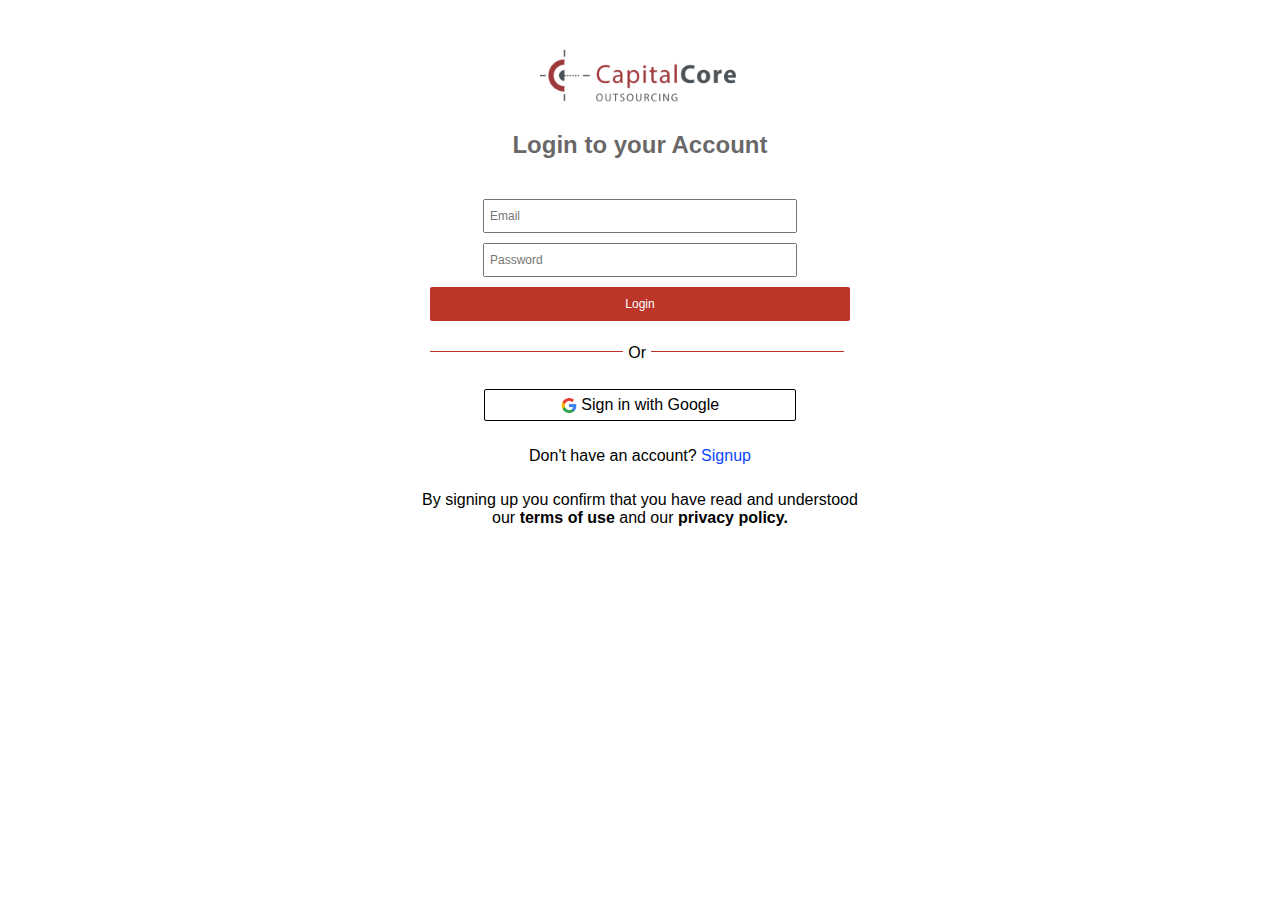
<file: index.html>
<!DOCTYPE html>
<html lang="en">
<head>
    <meta charset="UTF-8">
    <meta name="viewport" content="width=device-width, initial-scale=1.0">
    <title>Document</title>
</head>
<body>
    
</body>
<script type="text/JavaScript">
    function Redirect_user(){
        window.location.replace('./pages/auth/login-page.html')
    } 
    Redirect_user()
</script>
</html>
</file>
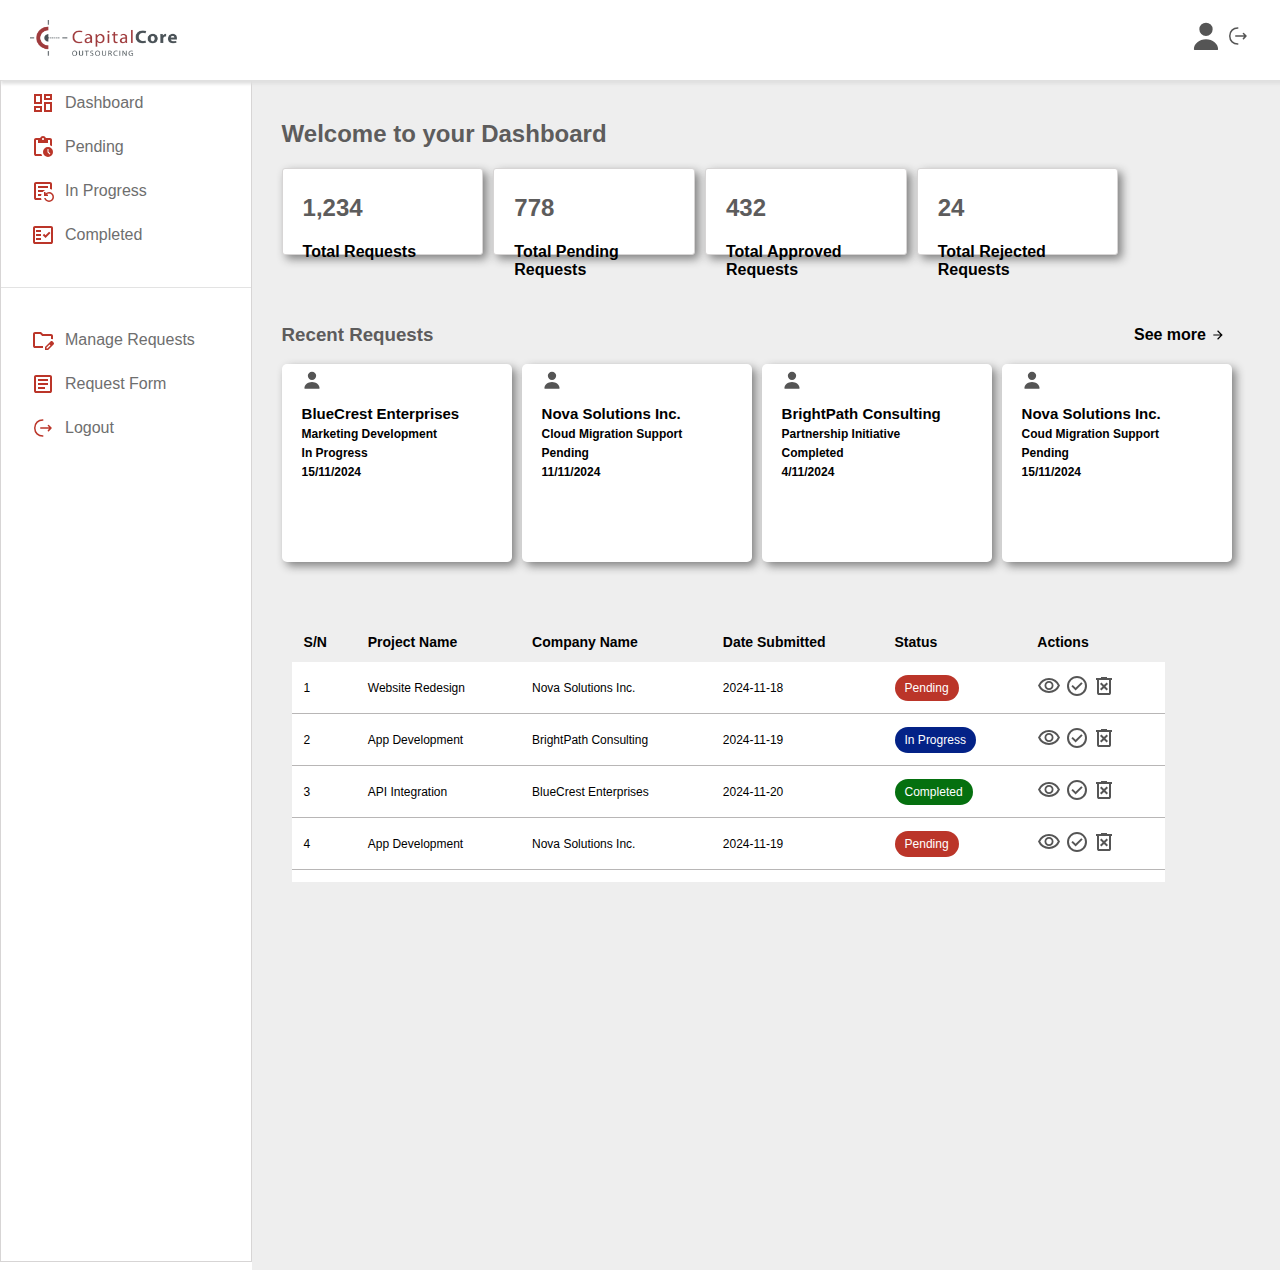
<file: pages/admin_dashboard/admin-dashboard.html>
<!DOCTYPE html>
<html lang="en">
<head>
    <meta charset="UTF-8">
    <meta name="viewport" content="width=device-width, initial-scale=1.0">
    <title>Dashboard</title>
    <link rel="stylesheet" href="../../css/admindashboard-style.css">
    
</head>
<body>
    <div class="container">
        <div class="header">
            <img class="logo" src="../../assets/images/ccol-logo-small3.png" alt="" width="150px" height="40px">
            <div class="icon">
                <svg xmlns="http://www.w3.org/2000/svg" width="32" height="32" viewBox="0 0 24 24" fill="none"><path d="M12 12a5 5 0 1 0 0-10 5 5 0 0 0 0 10ZM12 14.5c-5.01 0-9.09 3.36-9.09 7.5 0 .28.22.5.5.5h17.18c.28 0 .5-.22.5-.5 0-4.14-4.08-7.5-9.09-7.5Z" fill="#555555"></path></svg>

                <svg xmlns="http://www.w3.org/2000/svg" width="24" height="32" viewBox="0 0 24 24" fill="none"><path stroke="#555555" stroke-linecap="round" stroke-linejoin="round" stroke-miterlimit="10" stroke-width="1.5" d="M17.44 14.62L20 12.06 17.44 9.5M9.76 12.06h10.17M11.76 20c-4.42 0-8-3-8-8s3.58-8 8-8"></path></svg>
            </div>
        </div>

        <div class="content-container">
            <div class="sidebar">
               <div class="">
                <a href="../../pages/admin_dashboard/admin-dashboard.html" class="dashboard"><svg xmlns="http://www.w3.org/2000/svg" height="24px" viewBox="0 -960 960 960" width="24px" fill="#BB3529"><path d="M520-600v-240h320v240H520ZM120-440v-400h320v400H120Zm400 320v-400h320v400H520Zm-400 0v-240h320v240H120Zm80-400h160v-240H200v240Zm400 320h160v-240H600v240Zm0-480h160v-80H600v80ZM200-200h160v-80H200v80Zm160-320Zm240-160Zm0 240ZM360-280Z"/></svg>
                <span>Dashboard</span></a>
               </div> 

               <div class="">
                <a href="../../pages/admin_dashboard/pendingpage.html" class="dashboard"><svg xmlns="http://www.w3.org/2000/svg" height="24px" viewBox="0 -960 960 960" width="24px" fill="#BB3529"><path d="M680-80q-83 0-141.5-58.5T480-280q0-83 58.5-141.5T680-480q83 0 141.5 58.5T880-280q0 83-58.5 141.5T680-80Zm67-105 28-28-75-75v-112h-40v128l87 87Zm-547 65q-33 0-56.5-23.5T120-200v-560q0-33 23.5-56.5T200-840h167q11-35 43-57.5t70-22.5q40 0 71.5 22.5T594-840h166q33 0 56.5 23.5T840-760v250q-18-13-38-22t-42-16v-212h-80v120H280v-120h-80v560h212q7 22 16 42t22 38H200Zm280-640q17 0 28.5-11.5T520-800q0-17-11.5-28.5T480-840q-17 0-28.5 11.5T440-800q0 17 11.5 28.5T480-760Z"/></svg>
                <span>Pending</span></a>
               </div> 

               <div class="">
                <a href="../../pages/admin_dashboard/inprogresspage.html" class="dashboard"><svg xmlns="http://www.w3.org/2000/svg" height="24px" viewBox="0 -960 960 960" width="24px" fill="#BB3529"><path d="M200-200v-560 560Zm80-400h400v-80H280v80Zm0 160h190q20-24 43.5-44.5T565-520H280v80Zm0 160h122q2-21 7.5-41t13.5-39H280v80Zm-80 160q-33 0-56.5-23.5T120-200v-560q0-33 23.5-56.5T200-840h560q33 0 56.5 23.5T840-760v223q-19-8-39-13.5t-41-7.5v-202H200v560h202q2 21 7.5 41t13.5 39H200Zm520 80q-73 0-127.5-45.5T524-200h62q13 44 49.5 72t84.5 28q58 0 99-41t41-99q0-58-41-99t-99-41q-29 0-54 10.5T622-340h58v60H520v-160h60v57q27-26 63-41.5t77-15.5q83 0 141.5 58.5T920-240q0 83-58.5 141.5T720-40Z"/></svg>
                <span>In Progress</span></a>
               </div> 

               <div class="">
                <a href="../../pages/admin_dashboard/completedpage.html" class="dashboard"><svg xmlns="http://www.w3.org/2000/svg" height="24px" viewBox="0 -960 960 960" width="24px" fill="#BB3529"><path d="M160-120q-33 0-56.5-23.5T80-200v-560q0-33 23.5-56.5T160-840h640q33 0 56.5 23.5T880-760v560q0 33-23.5 56.5T800-120H160Zm0-80h640v-560H160v560Zm40-80h200v-80H200v80Zm382-80 198-198-57-57-141 142-57-57-56 57 113 113Zm-382-80h200v-80H200v80Zm0-160h200v-80H200v80Zm-40 400v-560 560Z"/></svg>
                <span>Completed</span></a>
                 
               </div>

               <div class="divider"></div>
               
               <div class="">
                <a href="../../pages/admin_dashboard/allrequest.html" class="dashboard"><svg xmlns="http://www.w3.org/2000/svg" height="24px" viewBox="0 -960 960 960" width="24px" fill="#BB3529"><path d="M160-240v-480 480Zm0 80q-33 0-56.5-23.5T80-240v-480q0-33 23.5-56.5T160-800h240l80 80h320q33 0 56.5 23.5T880-640v132q-19-8-39.5-10.5t-40.5.5v-122H447l-80-80H160v480h324l-4 4v76H160Zm400 80v-123l221-220q9-9 20-13t22-4q12 0 23 4.5t20 13.5l37 37q8 9 12.5 20t4.5 22q0 11-4 22.5T903-300L683-80H560Zm300-263-37-37 37 37ZM620-140h38l121-122-18-19-19-18-122 121v38Zm141-141-19-18 37 37-18-19Z"/></svg>
                <span>Manage Requests</span></a>
               </div> 

               <div class="">
                <a href="../../pages/admin_dashboard/form.html" class="dashboard"><svg xmlns="http://www.w3.org/2000/svg" height="24px" viewBox="0 -960 960 960" width="24px" fill="#BB3529"><path d="M280-280h280v-80H280v80Zm0-160h400v-80H280v80Zm0-160h400v-80H280v80Zm-80 480q-33 0-56.5-23.5T120-200v-560q0-33 23.5-56.5T200-840h560q33 0 56.5 23.5T840-760v560q0 33-23.5 56.5T760-120H200Zm0-80h560v-560H200v560Zm0-560v560-560Z"/></svg>
                    <span>Request Form</span></a>
               </div>

               <div class="logout">
                <a href="../../pages/auth/logout.html" class="dashboard"><svg xmlns="http://www.w3.org/2000/svg" width="24" height="24" viewBox="0 0 24 24" fill="none"><path stroke="#BB3529" stroke-linecap="round" stroke-linejoin="round" stroke-miterlimit="10" stroke-width="1.5" d="M17.44 14.62L20 12.06 17.44 9.5M9.76 12.06h10.17M11.76 20c-4.42 0-8-3-8-8s3.58-8 8-8"></path></svg>
                <span>Logout</span></a>
               </div> 
            </div>

            <div class="content">
                <div class="dashboard-heading">
                    <h2>Welcome to your Dashboard</h2>
                    <div class="request-gallery">
                        <div class="total-request">
                            <h2>1,234</h2>
                            <h4>Total Requests</h4>
                        </div>

                        <div class="total-request">
                            <h2>778</h2>
                            <h4>Total Pending Requests</h4>
                        </div>

                        <div class="total-request">
                            <h2>432</h1>
                            <h4>Total Approved Requests</h4>
                        </div>

                        <div class="total-request">
                            <h2>24</h2>
                            <h4>Total Rejected Requests</h4>
                        </div>
                    </div>
                </div>


                <div class="content2">

                    <div class="content2-heading">
                        <h3>Recent Requests</h3>
                        <a href="allrequest.html" class="see-more">See more <svg xmlns="http://www.w3.org/2000/svg" height="14px" viewBox="0 -960 960 960" width="24px" fill="#000000"><path d="M647-440H160v-80h487L423-744l57-56 320 320-320 320-57-56 224-224Z"/></svg> </a> 
                    </div>

                    <div class="content2-card">
                        <a href="#" class="card-link"> 
                        <div class="card-desc">
                            <svg xmlns="http://www.w3.org/2000/svg" width="20" height="32" viewBox="0 0 24 24" fill="none"><path d="M12 12a5 5 0 1 0 0-10 5 5 0 0 0 0 10ZM12 14.5c-5.01 0-9.09 3.36-9.09 7.5 0 .28.22.5.5.5h17.18c.28 0 .5-.22.5-.5 0-4.14-4.08-7.5-9.09-7.5Z" fill="#555555"></path></svg>
                            <h3>BlueCrest Enterprises</h3>
                            <h5>Marketing Development</h5>
                            <h5>In Progress</h5>
                            <h5>15/11/2024</h5>
                        </div>
                        </a>

                        
                        <a href="#" class="card-link"> 
                        <div class="card-desc">
                            <svg xmlns="http://www.w3.org/2000/svg" width="20" height="32" viewBox="0 0 24 24" fill="none"><path d="M12 12a5 5 0 1 0 0-10 5 5 0 0 0 0 10ZM12 14.5c-5.01 0-9.09 3.36-9.09 7.5 0 .28.22.5.5.5h17.18c.28 0 .5-.22.5-.5 0-4.14-4.08-7.5-9.09-7.5Z" fill="#555555"></path></svg>
                            <h3>Nova Solutions Inc.</h3>
                            <h5>Cloud Migration Support</h5>
                            <h5>Pending</h5>
                            <h5>11/11/2024</h5>
                        </div>
                        </a>

                        <a href="#" class="card-link hide-card"> 
                        <div class="card-desc">
                            <svg xmlns="http://www.w3.org/2000/svg" width="20" height="32" viewBox="0 0 24 24" fill="none"><path d="M12 12a5 5 0 1 0 0-10 5 5 0 0 0 0 10ZM12 14.5c-5.01 0-9.09 3.36-9.09 7.5 0 .28.22.5.5.5h17.18c.28 0 .5-.22.5-.5 0-4.14-4.08-7.5-9.09-7.5Z" fill="#555555"></path></svg>
                            <h3>BrightPath Consulting</h3>
                            <h5>Partnership Initiative</h5>
                            <h5>Completed</h5>
                            <h5>4/11/2024</h5>
                        </div>
                        </a>


                        <a href="#" class="card-link hide-card"> 
                        <div class="card-desc">
                            <svg xmlns="http://www.w3.org/2000/svg" width="20" height="32" viewBox="0 0 24 24" fill="none"><path d="M12 12a5 5 0 1 0 0-10 5 5 0 0 0 0 10ZM12 14.5c-5.01 0-9.09 3.36-9.09 7.5 0 .28.22.5.5.5h17.18c.28 0 .5-.22.5-.5 0-4.14-4.08-7.5-9.09-7.5Z" fill="#555555"></path></svg>
                            <h3>Nova Solutions Inc.</h3>
                            <h5>Coud Migration Support</h5>
                            <h5>Pending</h5>
                            <h5>15/11/2024</h5>
                        </div>
                        </a>

                    </div>
                </div>



                <div class="scroll-container">
                <div class="table-container">
                    <table>
                        <thead>
                            <tr>
                                <th>S/N</th>
                                <th>Project Name</th>
                                <th>Company Name</th>
                                <th>Date Submitted</th>
                                <th>Status</th>
                                <th>Actions</th>
                            </tr>
                        </thead>
                        <tbody>
                            <tr class="line">
                                <td>1</td>
                                <td>Website Redesign</td>
                                <td>Nova Solutions Inc.</td>
                                <td>2024-11-18</td>
                                <td><button class="status pending">Pending</button></td>
                                <td class="actions">
                                    <svg xmlns="http://www.w3.org/2000/svg" height="24px" viewBox="0 -960 960 960" width="24px" fill="#555555" title="View"><path d="M480-320q75 0 127.5-52.5T660-500q0-75-52.5-127.5T480-680q-75 0-127.5 52.5T300-500q0 75 52.5 127.5T480-320Zm0-72q-45 0-76.5-31.5T372-500q0-45 31.5-76.5T480-608q45 0 76.5 31.5T588-500q0 45-31.5 76.5T480-392Zm0 192q-146 0-266-81.5T40-500q54-137 174-218.5T480-800q146 0 266 81.5T920-500q-54 137-174 218.5T480-200Zm0-300Zm0 220q113 0 207.5-59.5T832-500q-50-101-144.5-160.5T480-720q-113 0-207.5 59.5T128-500q50 101 144.5 160.5T480-280Z"/></svg>


                                    <svg xmlns="http://www.w3.org/2000/svg" height="24px" viewBox="0 -960 960 960" width="24px" fill="#555555"><path d="m424-296 282-282-56-56-226 226-114-114-56 56 170 170Zm56 216q-83 0-156-31.5T197-197q-54-54-85.5-127T80-480q0-83 31.5-156T197-763q54-54 127-85.5T480-880q83 0 156 31.5T763-763q54 54 85.5 127T880-480q0 83-31.5 156T763-197q-54 54-127 85.5T480-80Zm0-80q134 0 227-93t93-227q0-134-93-227t-227-93q-134 0-227 93t-93 227q0 134 93 227t227 93Zm0-320Z"/></svg>


                                    <svg xmlns="http://www.w3.org/2000/svg" height="24px" viewBox="0 -960 960 960" width="24px" fill="#555555"><path d="m376-300 104-104 104 104 56-56-104-104 104-104-56-56-104 104-104-104-56 56 104 104-104 104 56 56Zm-96 180q-33 0-56.5-23.5T200-200v-520h-40v-80h200v-40h240v40h200v80h-40v520q0 33-23.5 56.5T680-120H280Zm400-600H280v520h400v-520Zm-400 0v520-520Z"/></svg>
                                </td>
                            </tr>
                            <tr class="line">
                                <td>2</td>
                                <td>App Development</td>
                                <td>BrightPath Consulting</td>
                                <td>2024-11-19</td>
                                <td><button class="status in-progress">In Progress</button></td>
                                <td class="actions">
                                    <svg xmlns="http://www.w3.org/2000/svg" height="24px" viewBox="0 -960 960 960" width="24px" fill="#555555"><path d="M480-320q75 0 127.5-52.5T660-500q0-75-52.5-127.5T480-680q-75 0-127.5 52.5T300-500q0 75 52.5 127.5T480-320Zm0-72q-45 0-76.5-31.5T372-500q0-45 31.5-76.5T480-608q45 0 76.5 31.5T588-500q0 45-31.5 76.5T480-392Zm0 192q-146 0-266-81.5T40-500q54-137 174-218.5T480-800q146 0 266 81.5T920-500q-54 137-174 218.5T480-200Zm0-300Zm0 220q113 0 207.5-59.5T832-500q-50-101-144.5-160.5T480-720q-113 0-207.5 59.5T128-500q50 101 144.5 160.5T480-280Z"/></svg>


                                    <svg xmlns="http://www.w3.org/2000/svg" height="24px" viewBox="0 -960 960 960" width="24px" fill="#555555"><path d="m424-296 282-282-56-56-226 226-114-114-56 56 170 170Zm56 216q-83 0-156-31.5T197-197q-54-54-85.5-127T80-480q0-83 31.5-156T197-763q54-54 127-85.5T480-880q83 0 156 31.5T763-763q54 54 85.5 127T880-480q0 83-31.5 156T763-197q-54 54-127 85.5T480-80Zm0-80q134 0 227-93t93-227q0-134-93-227t-227-93q-134 0-227 93t-93 227q0 134 93 227t227 93Zm0-320Z"/></svg>


                                    <svg xmlns="http://www.w3.org/2000/svg" height="24px" viewBox="0 -960 960 960" width="24px" fill="#555555"><path d="m376-300 104-104 104 104 56-56-104-104 104-104-56-56-104 104-104-104-56 56 104 104-104 104 56 56Zm-96 180q-33 0-56.5-23.5T200-200v-520h-40v-80h200v-40h240v40h200v80h-40v520q0 33-23.5 56.5T680-120H280Zm400-600H280v520h400v-520Zm-400 0v520-520Z"/></svg>
                                </td>
                            </tr>
                            <tr class="line">
                                <td>3</td>
                                <td>API Integration</td>
                                <td>BlueCrest Enterprises</td>
                                <td>2024-11-20</td>
                                <td><button class="status completed">Completed</button></td>
                                <td class="actions">
                                    <svg xmlns="http://www.w3.org/2000/svg" height="24px" viewBox="0 -960 960 960" width="24px" fill="#555555"><path d="M480-320q75 0 127.5-52.5T660-500q0-75-52.5-127.5T480-680q-75 0-127.5 52.5T300-500q0 75 52.5 127.5T480-320Zm0-72q-45 0-76.5-31.5T372-500q0-45 31.5-76.5T480-608q45 0 76.5 31.5T588-500q0 45-31.5 76.5T480-392Zm0 192q-146 0-266-81.5T40-500q54-137 174-218.5T480-800q146 0 266 81.5T920-500q-54 137-174 218.5T480-200Zm0-300Zm0 220q113 0 207.5-59.5T832-500q-50-101-144.5-160.5T480-720q-113 0-207.5 59.5T128-500q50 101 144.5 160.5T480-280Z"/></svg>


                                    <svg xmlns="http://www.w3.org/2000/svg" height="24px" viewBox="0 -960 960 960" width="24px" fill="#555555"><path d="m424-296 282-282-56-56-226 226-114-114-56 56 170 170Zm56 216q-83 0-156-31.5T197-197q-54-54-85.5-127T80-480q0-83 31.5-156T197-763q54-54 127-85.5T480-880q83 0 156 31.5T763-763q54 54 85.5 127T880-480q0 83-31.5 156T763-197q-54 54-127 85.5T480-80Zm0-80q134 0 227-93t93-227q0-134-93-227t-227-93q-134 0-227 93t-93 227q0 134 93 227t227 93Zm0-320Z"/></svg>


                                    <svg xmlns="http://www.w3.org/2000/svg" height="24px" viewBox="0 -960 960 960" width="24px" fill="#555555"><path d="m376-300 104-104 104 104 56-56-104-104 104-104-56-56-104 104-104-104-56 56 104 104-104 104 56 56Zm-96 180q-33 0-56.5-23.5T200-200v-520h-40v-80h200v-40h240v40h200v80h-40v520q0 33-23.5 56.5T680-120H280Zm400-600H280v520h400v-520Zm-400 0v520-520Z"/></svg>
                                </td>
                            </tr>
                            <tr class="line">
                                <td>4</td>
                                <td>App Development</td>
                                <td>Nova Solutions Inc.</td>
                                <td>2024-11-19</td>
                                <td><button class="status pending">Pending</button></td>
                                <td class="actions">
                                    <svg xmlns="http://www.w3.org/2000/svg" height="24px" viewBox="0 -960 960 960" width="24px" fill="#555555"><path d="M480-320q75 0 127.5-52.5T660-500q0-75-52.5-127.5T480-680q-75 0-127.5 52.5T300-500q0 75 52.5 127.5T480-320Zm0-72q-45 0-76.5-31.5T372-500q0-45 31.5-76.5T480-608q45 0 76.5 31.5T588-500q0 45-31.5 76.5T480-392Zm0 192q-146 0-266-81.5T40-500q54-137 174-218.5T480-800q146 0 266 81.5T920-500q-54 137-174 218.5T480-200Zm0-300Zm0 220q113 0 207.5-59.5T832-500q-50-101-144.5-160.5T480-720q-113 0-207.5 59.5T128-500q50 101 144.5 160.5T480-280Z"/></svg>


                                    <svg xmlns="http://www.w3.org/2000/svg" height="24px" viewBox="0 -960 960 960" width="24px" fill="#555555"><path d="m424-296 282-282-56-56-226 226-114-114-56 56 170 170Zm56 216q-83 0-156-31.5T197-197q-54-54-85.5-127T80-480q0-83 31.5-156T197-763q54-54 127-85.5T480-880q83 0 156 31.5T763-763q54 54 85.5 127T880-480q0 83-31.5 156T763-197q-54 54-127 85.5T480-80Zm0-80q134 0 227-93t93-227q0-134-93-227t-227-93q-134 0-227 93t-93 227q0 134 93 227t227 93Zm0-320Z"/></svg>


                                    <svg xmlns="http://www.w3.org/2000/svg" height="24px" viewBox="0 -960 960 960" width="24px" fill="#555555"><path d="m376-300 104-104 104 104 56-56-104-104 104-104-56-56-104 104-104-104-56 56 104 104-104 104 56 56Zm-96 180q-33 0-56.5-23.5T200-200v-520h-40v-80h200v-40h240v40h200v80h-40v520q0 33-23.5 56.5T680-120H280Zm400-600H280v520h400v-520Zm-400 0v520-520Z"/></svg>
                                </td>
                            </tr>
                            <tr class="line">
                                <td>5</td>
                                <td>App Development</td>
                                <td>BlueCrest Enterprises</td>
                                <td>2024-11-19</td>
                                <td><button class="status in-progress">In Progress</button></td>
                                <td class="actions">
                                    <svg xmlns="http://www.w3.org/2000/svg" height="24px" viewBox="0 -960 960 960" width="24px" fill="#555555"><path d="M480-320q75 0 127.5-52.5T660-500q0-75-52.5-127.5T480-680q-75 0-127.5 52.5T300-500q0 75 52.5 127.5T480-320Zm0-72q-45 0-76.5-31.5T372-500q0-45 31.5-76.5T480-608q45 0 76.5 31.5T588-500q0 45-31.5 76.5T480-392Zm0 192q-146 0-266-81.5T40-500q54-137 174-218.5T480-800q146 0 266 81.5T920-500q-54 137-174 218.5T480-200Zm0-300Zm0 220q113 0 207.5-59.5T832-500q-50-101-144.5-160.5T480-720q-113 0-207.5 59.5T128-500q50 101 144.5 160.5T480-280Z"/></svg>


                                    <svg xmlns="http://www.w3.org/2000/svg" height="24px" viewBox="0 -960 960 960" width="24px" fill="#555555"><path d="m424-296 282-282-56-56-226 226-114-114-56 56 170 170Zm56 216q-83 0-156-31.5T197-197q-54-54-85.5-127T80-480q0-83 31.5-156T197-763q54-54 127-85.5T480-880q83 0 156 31.5T763-763q54 54 85.5 127T880-480q0 83-31.5 156T763-197q-54 54-127 85.5T480-80Zm0-80q134 0 227-93t93-227q0-134-93-227t-227-93q-134 0-227 93t-93 227q0 134 93 227t227 93Zm0-320Z"/></svg>


                                    <svg xmlns="http://www.w3.org/2000/svg" height="24px" viewBox="0 -960 960 960" width="24px" fill="#555555"><path d="m376-300 104-104 104 104 56-56-104-104 104-104-56-56-104 104-104-104-56 56 104 104-104 104 56 56Zm-96 180q-33 0-56.5-23.5T200-200v-520h-40v-80h200v-40h240v40h200v80h-40v520q0 33-23.5 56.5T680-120H280Zm400-600H280v520h400v-520Zm-400 0v520-520Z"/></svg>
                                </td>
                            </tr>
                        </tbody>
                    </table>
                    </div>
                
                    <!-- <div class="pagination">
                        <a href="#" class="prev">Previous</a>
                        <a href="#" class="page active">1</a>
                        <a href="#" class="page">2</a>
                        <a href="#" class="page">3</a>
                        <a href="#" class="next">Next</a>
                    </div> -->



                






                </div>
                </div>


            </div>
        </div>

       
        

















    </div>
</body>
</html>
</file>
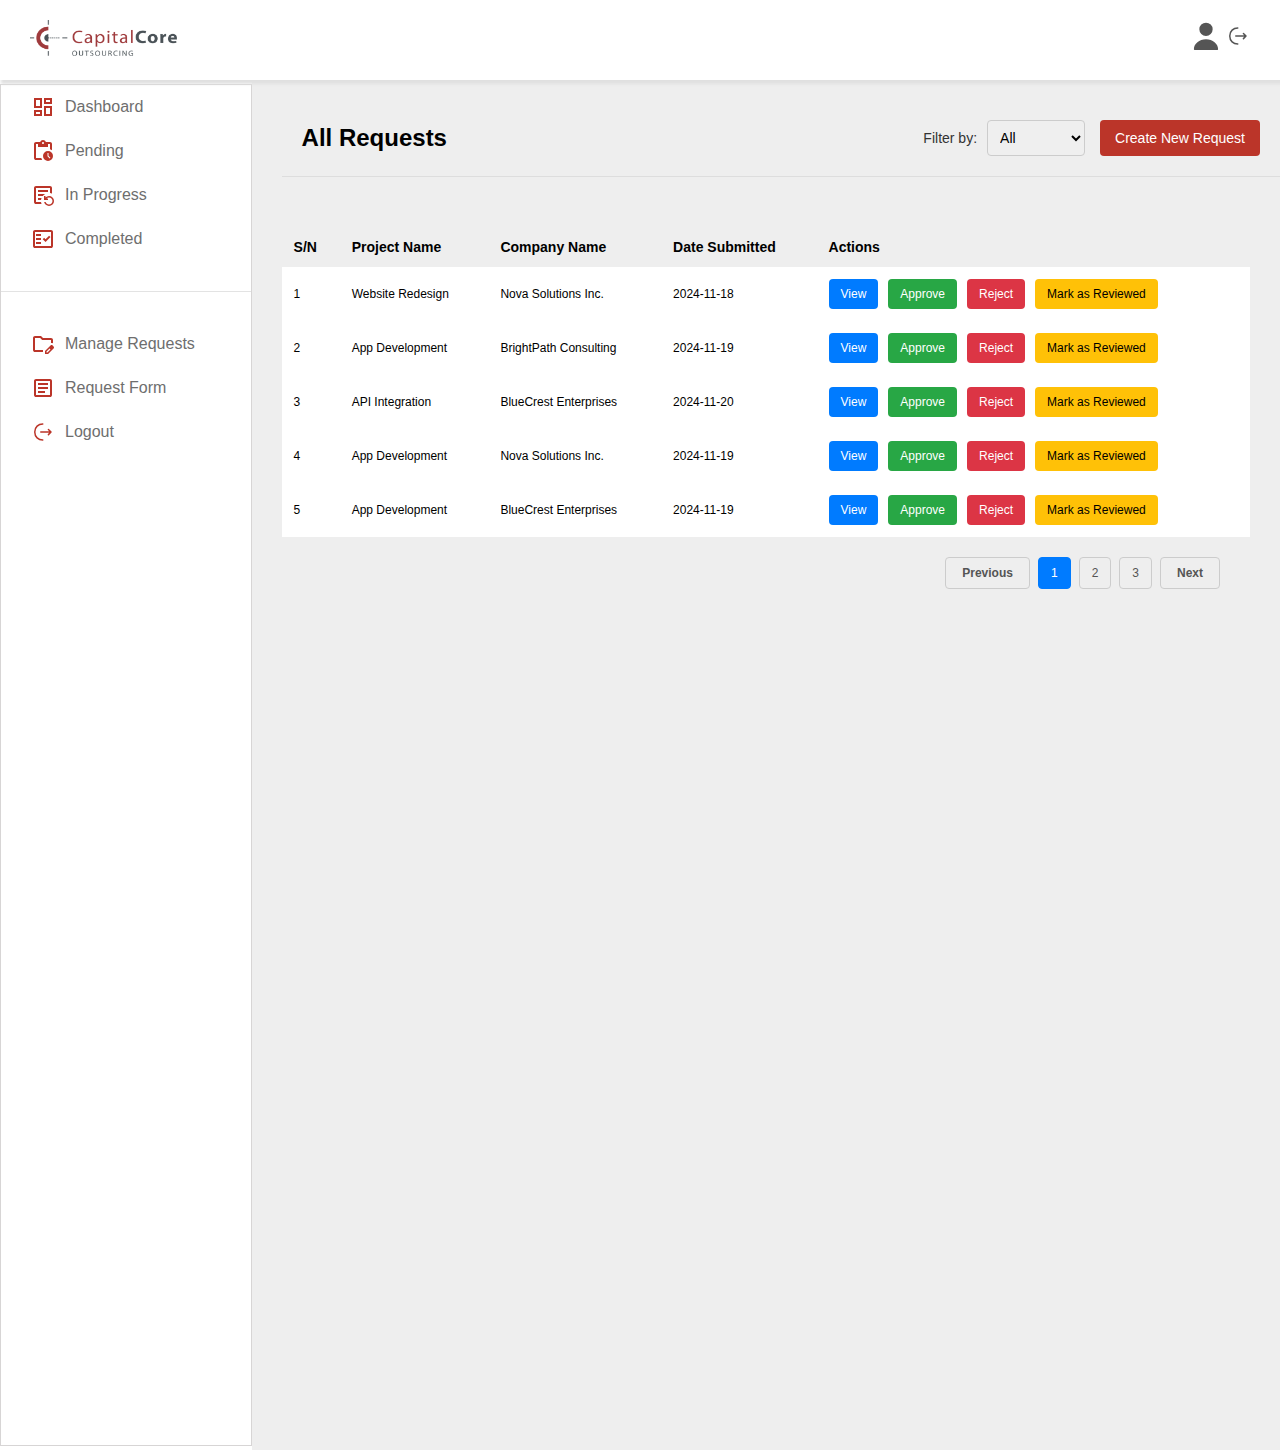
<file: pages/admin_dashboard/allrequest.html>
<!DOCTYPE html>
<html lang="en">
<head>
    <meta charset="UTF-8">
    <meta name="viewport" content="width=device-width, initial-scale=1.0">
    <title>Manage Requests</title>
    <link rel="stylesheet" href="../../css/allrequest.css">
</head>
<body>
    <div class="container">
        <div class="header">
            <img class="logo" src="../../assets/images/ccol-logo-small3.png" alt="" width="150px" height="40px">
            <div class="icon">
                <svg xmlns="http://www.w3.org/2000/svg" width="32" height="32" viewBox="0 0 24 24" fill="none"><path d="M12 12a5 5 0 1 0 0-10 5 5 0 0 0 0 10ZM12 14.5c-5.01 0-9.09 3.36-9.09 7.5 0 .28.22.5.5.5h17.18c.28 0 .5-.22.5-.5 0-4.14-4.08-7.5-9.09-7.5Z" fill="#555555"></path></svg>

                <svg xmlns="http://www.w3.org/2000/svg" width="24" height="32" viewBox="0 0 24 24" fill="none"><path stroke="#555555" stroke-linecap="round" stroke-linejoin="round" stroke-miterlimit="10" stroke-width="1.5" d="M17.44 14.62L20 12.06 17.44 9.5M9.76 12.06h10.17M11.76 20c-4.42 0-8-3-8-8s3.58-8 8-8"></path></svg>
            </div>
        </div>

          <div class="content-container">
            <div class="sidebar">
                <div class="">
                 <a href="../../pages/admin_dashboard/admin-dashboard.html" class="dashboard"><svg xmlns="http://www.w3.org/2000/svg" height="24px" viewBox="0 -960 960 960" width="24px" fill="#BB3529"><path d="M520-600v-240h320v240H520ZM120-440v-400h320v400H120Zm400 320v-400h320v400H520Zm-400 0v-240h320v240H120Zm80-400h160v-240H200v240Zm400 320h160v-240H600v240Zm0-480h160v-80H600v80ZM200-200h160v-80H200v80Zm160-320Zm240-160Zm0 240ZM360-280Z"/></svg>
                 <span>Dashboard</span></a>
                </div> 
 
                <div class="">
                 <a href="../../pages/admin_dashboard/pendingpage.html" class="dashboard"><svg xmlns="http://www.w3.org/2000/svg" height="24px" viewBox="0 -960 960 960" width="24px" fill="#BB3529"><path d="M680-80q-83 0-141.5-58.5T480-280q0-83 58.5-141.5T680-480q83 0 141.5 58.5T880-280q0 83-58.5 141.5T680-80Zm67-105 28-28-75-75v-112h-40v128l87 87Zm-547 65q-33 0-56.5-23.5T120-200v-560q0-33 23.5-56.5T200-840h167q11-35 43-57.5t70-22.5q40 0 71.5 22.5T594-840h166q33 0 56.5 23.5T840-760v250q-18-13-38-22t-42-16v-212h-80v120H280v-120h-80v560h212q7 22 16 42t22 38H200Zm280-640q17 0 28.5-11.5T520-800q0-17-11.5-28.5T480-840q-17 0-28.5 11.5T440-800q0 17 11.5 28.5T480-760Z"/></svg>
                 <span>Pending</span></a>
                </div> 
 
                <div class="">
                 <a href="../../pages/admin_dashboard/inprogresspage.html" class="dashboard"><svg xmlns="http://www.w3.org/2000/svg" height="24px" viewBox="0 -960 960 960" width="24px" fill="#BB3529"><path d="M200-200v-560 560Zm80-400h400v-80H280v80Zm0 160h190q20-24 43.5-44.5T565-520H280v80Zm0 160h122q2-21 7.5-41t13.5-39H280v80Zm-80 160q-33 0-56.5-23.5T120-200v-560q0-33 23.5-56.5T200-840h560q33 0 56.5 23.5T840-760v223q-19-8-39-13.5t-41-7.5v-202H200v560h202q2 21 7.5 41t13.5 39H200Zm520 80q-73 0-127.5-45.5T524-200h62q13 44 49.5 72t84.5 28q58 0 99-41t41-99q0-58-41-99t-99-41q-29 0-54 10.5T622-340h58v60H520v-160h60v57q27-26 63-41.5t77-15.5q83 0 141.5 58.5T920-240q0 83-58.5 141.5T720-40Z"/></svg>
                 <span>In Progress</span></a>
                </div> 
 
                <div class="">
                 <a href="../../pages/admin_dashboard/completedpage.html" class="dashboard"><svg xmlns="http://www.w3.org/2000/svg" height="24px" viewBox="0 -960 960 960" width="24px" fill="#BB3529"><path d="M160-120q-33 0-56.5-23.5T80-200v-560q0-33 23.5-56.5T160-840h640q33 0 56.5 23.5T880-760v560q0 33-23.5 56.5T800-120H160Zm0-80h640v-560H160v560Zm40-80h200v-80H200v80Zm382-80 198-198-57-57-141 142-57-57-56 57 113 113Zm-382-80h200v-80H200v80Zm0-160h200v-80H200v80Zm-40 400v-560 560Z"/></svg>
                 <span>Completed</span></a>
                  
                </div>
 
                <div class="divider"></div>
                
                <div class="">
                 <a href="../../pages/admin_dashboard/allrequest.html" class="dashboard"><svg xmlns="http://www.w3.org/2000/svg" height="24px" viewBox="0 -960 960 960" width="24px" fill="#BB3529"><path d="M160-240v-480 480Zm0 80q-33 0-56.5-23.5T80-240v-480q0-33 23.5-56.5T160-800h240l80 80h320q33 0 56.5 23.5T880-640v132q-19-8-39.5-10.5t-40.5.5v-122H447l-80-80H160v480h324l-4 4v76H160Zm400 80v-123l221-220q9-9 20-13t22-4q12 0 23 4.5t20 13.5l37 37q8 9 12.5 20t4.5 22q0 11-4 22.5T903-300L683-80H560Zm300-263-37-37 37 37ZM620-140h38l121-122-18-19-19-18-122 121v38Zm141-141-19-18 37 37-18-19Z"/></svg>
                 <span>Manage Requests</span></a>
                </div> 
 
                <div class="">
                  <a href="../../pages/admin_dashboard/form.html" class="dashboard"><svg xmlns="http://www.w3.org/2000/svg" height="24px" viewBox="0 -960 960 960" width="24px" fill="#BB3529"><path d="M280-280h280v-80H280v80Zm0-160h400v-80H280v80Zm0-160h400v-80H280v80Zm-80 480q-33 0-56.5-23.5T120-200v-560q0-33 23.5-56.5T200-840h560q33 0 56.5 23.5T840-760v560q0 33-23.5 56.5T760-120H200Zm0-80h560v-560H200v560Zm0-560v560-560Z"/></svg>
                    <span>Request Form</span></a>
                </div>
 
                <div class="logout">
                 <a href="../../pages/auth/logout.html" class="dashboard"><svg xmlns="http://www.w3.org/2000/svg" width="24" height="24" viewBox="0 0 24 24" fill="none"><path stroke="#BB3529" stroke-linecap="round" stroke-linejoin="round" stroke-miterlimit="10" stroke-width="1.5" d="M17.44 14.62L20 12.06 17.44 9.5M9.76 12.06h10.17M11.76 20c-4.42 0-8-3-8-8s3.58-8 8-8"></path></svg>
                 <span>Logout</span></a>
                </div> 
            </div>

            <div class="content">
                <div class="header-container">
                    <h1 class="header-title">All Requests</h1>
                    <div class="filter-and-button">
                      <div class="filter">
                        <label for="filter" class="filter-label">Filter by:</label>
                        <select id="filter" class="filter-select">
                          <option value="all">All</option>
                          <option value="pending">Pending</option>
                          <option value="approved">Approved</option>
                          <option value="rejected">Rejected</option>
                        </select>
                      </div>
                      <button class="create-request-btn"><a href="../../pages/admin_dashboard/form.html">Create New Request</a></button>
                    </div>
                 </div>


                 
                <div class="table-container">
                    <table>
                        <thead>
                            <tr>
                                <th>S/N</th>
                                <th>Project Name</th>
                                <th>Company Name</th>
                                <th>Date Submitted</th>
                                <!-- <th>Status</th> -->
                                <th>Actions</th>
                            </tr>
                        </thead>
                        <tbody>
                            <tr class="line">
                                <td>1</td>
                                <td>Website Redesign</td>
                                <td>Nova Solutions Inc.</td>
                                <td>2024-11-18</td>
                                <!-- <td><button class="status pending">Pending</button></td> -->
                                <td>

                                    <div class="action-buttons">
                                        <button class="btn view-btn" onclick="openModal('Website Redesign', 'The client requires a complete redesign of their company website to improve user experience and align it with their new branding guidelines. Specific requirements include responsive design, integration with a CMS, and enhanced SEO.', 'BrightPath Consulting', 'John Doe', 'john.doe@example.com', 'IT Department', '2 Baale Str Odogunyan Ikorodu Lagos', 'High', 'Product Development', '2024-12-01', 'Pending → Approved')">
                                          View
                                        </button>
                                        <button class="btn approve-btn" onclick="handleAction(this, 'approved')">
                                          Approve
                                        </button>
                                        <button class="btn reject-btn" onclick="handleAction(this, 'rejected')">
                                          Reject
                                        </button>
                                        <button class="btn review-btn" onclick="handleAction(this, 'reviewed')" >
                                          Mark as Reviewed
                                        </button>
                                      </div>
                                </td>
                            </tr>
                            <tr class="line">
                                <td>2</td>
                                <td>App Development</td>
                                <td>BrightPath Consulting</td>
                                <td>2024-11-19</td>
                                <!-- <td><button class="status in-progress">In Progress</button></td> -->
                                <td>

                                    
                                    <div class="action-buttons">
                                        <button class="btn view-btn" onclick="openModal('App Development', 'The client requires a complete redesign of their company website to improve user experience and align it with their new branding guidelines. Specific requirements include responsive design, integration with a CMS, and enhanced SEO.', 'BrightPath Consulting', 'John Doe', 'john.doe@example.com', 'IT Department', '2 Baale Str Odogunyan Ikorodu Lagos', 'High', 'Product Development', '2024-12-01', 'Pending → Approved')">
                                          View
                                        </button>

                                        <!-- Modal -->
                                        <div id="request-modal" class="modal">
                                          <div class="modal-content">
                                            <!-- Request Title -->
                                            <div class="modal-header" id="modal-title">Request Title</div>
                                            <div class="modal-body">
                                              <p><strong>Goals for Project: </strong> <span id="modal-description"></span></p>
                                              <p><strong>Company Name:</strong> <span id="modal-company"></span></p>
                                              <p><strong>Requester Name:</strong> <span id="modal-requester"></span></p>
                                              <p><strong>Requester's Department:</strong> <span id="modal-department"></span></p>
                                              <p><strong>Company Contact:</strong> <span id="modal-contact"></span></p>
                                              <p><strong>Company Address:</strong> <span id="modal-address"></span></p>
                                              <p><strong>Urgency of Need:</strong> <span id="modal-priority"></span></p>
                                              <p><strong>Project Category:</strong> <span id="modal-category"></span></p>
                                              <p><strong>Submission Date:</strong> <span id="modal-date"></span></p>
                                              <p><strong>Status History:</strong> <span id="modal-status"></span></p>
                                            </div>
                                            <div class="modal-footer">
                                              <button class="close-btn" onclick="closeModal()">Close</button>
                                            </div>
                                          </div>
                                        </div>


                                        <button class="btn approve-btn" onclick="handleAction(this, 'approved')">
                                          Approve
                                        </button>
                                        <button class="btn reject-btn" onclick="handleAction(this, 'rejected')">
                                          Reject
                                        </button>
                                        <button class="btn review-btn" onclick="handleAction(this, 'reviewed')" >
                                          Mark as Reviewed
                                        </button>
                                      </div>

                                    
                                </td>
                            </tr>
                            <tr class="line">
                                <td>3</td>
                                <td>API Integration</td>
                                <td>BlueCrest Enterprises</td>
                                <td>2024-11-20</td>
                                <!-- <td><button class="status completed">Completed</button></td> -->
                                <td>

                                    
                                    <div class="action-buttons">
                                        <button class="btn view-btn"  onclick="openModal('API Integration', 'The client requires a complete redesign of their company website to improve user experience and align it with their new branding guidelines. Specific requirements include responsive design, integration with a CMS, and enhanced SEO.', 'BlueCrest Enterprises', 'John Doe', 'john.doe@example.com', 'IT Department', '2 Baale Str Odogunyan Ikorodu Lagos', 'High', 'Product Development', '2024-12-01', 'Pending → Approved')">
                                          View
                                        </button>
                                        <button class="btn approve-btn" onclick="handleAction(this, 'approved')" >
                                          Approve
                                        </button>
                                        <button class="btn reject-btn" onclick="handleAction(this, 'rejected')">
                                          Reject
                                        </button>
                                        <button class="btn review-btn" onclick="handleAction(this, 'reviewed')" >
                                          Mark as Reviewed
                                        </button>
                                      </div>

                                   
                                </td>
                            </tr>
                            <tr class="line">
                                <td>4</td>
                                <td>App Development</td>
                                <td>Nova Solutions Inc.</td>
                                <td>2024-11-19</td>
                                <!-- <td><button class="status pending">Pending</button></td> -->
                                <td>

                                    
                                    <div class="action-buttons">
                                        <button class="btn view-btn"  onclick="openModal('Website Redesign', 'The client requires a complete redesign of their company website to improve user experience and align it with their new branding guidelines. Specific requirements include responsive design, integration with a CMS, and enhanced SEO.', 'Nova Solutions Inc.', 'John Doe', 'john.doe@example.com', 'IT Department', '2 Baale Str Odogunyan Ikorodu Lagos', 'High', 'Product Development', '2024-12-01', 'Pending → Approved')">
                                          View
                                        </button>
                                        <button class="btn approve-btn" onclick="handleAction(this, 'approved')">
                                          Approve
                                        </button>
                                        <button class="btn reject-btn" onclick="handleAction(this, 'rejected')">
                                          Reject
                                        </button>
                                        <button class="btn review-btn" onclick="handleAction(this, 'reviewed')" >
                                          Mark as Reviewed
                                        </button>

                                          <!-- Modal -->
                                          <div id="actionModal" class="modal">
                                            <div class="modal-content1">
                                              <h2 id="modalHeading">Action Status</h2>
                                              <p id="modalMessage">Your action has been processed.</p>
                                              <button class="close-btn" onclick="closeSpecificModal('actionModal')">Close</button>
                                            </div>
                                          </div>
                                       
                                      </div>

                                   
                                </td>
                            </tr>
                            <tr class="line">
                                <td>5</td>
                                <td>App Development</td>
                                <td>BlueCrest Enterprises</td>
                                <td>2024-11-19</td>
                                <!-- <td><button class="status in-progress">In Progress</button></td> -->
                                <td>

                                    
                                    <div class="action-buttons">
                                        <button class="btn view-btn" onclick="openModal('App Development', 'The client requires a complete redesign of their company website to improve user experience and align it with their new branding guidelines. Specific requirements include responsive design, integration with a CMS, and enhanced SEO.', 'BlueCrest Enterprises', 'John Doe', 'john.doe@example.com', 'IT Department', '2 Baale Str Odogunyan Ikorodu Lagos', 'High', 'Product Development', '2024-12-01', 'Pending → Approved')">
                                          View
                                        </button>
                                        <button class="btn approve-btn" onclick="handleAction(this, 'approved')">
                                          Approve
                                        </button>
                                        <button class="btn reject-btn" onclick="handleAction(this, 'rejected')">
                                          Reject
                                        </button>
                                        <button class="btn review-btn" onclick="handleAction(this, 'reviewed')" >
                                          Mark as Reviewed
                                        </button>
                                      </div>

                                    
                                </td>
                            </tr>
                        </tbody>
                    </table>


                    <div class="pagination">
                        <a href="#" class="prev">Previous</a>
                        <a href="#" class="page active">1</a>
                        <a href="#" class="page">2</a>
                        <a href="#" class="page">3</a>
                        <a href="#" class="next">Next</a>
                    </div>


                 </div>




                  
            </div>
        </div>



    </div>


    <script src="../../js/allrequest.js">
     
</script>



</body>
</html>
</file>
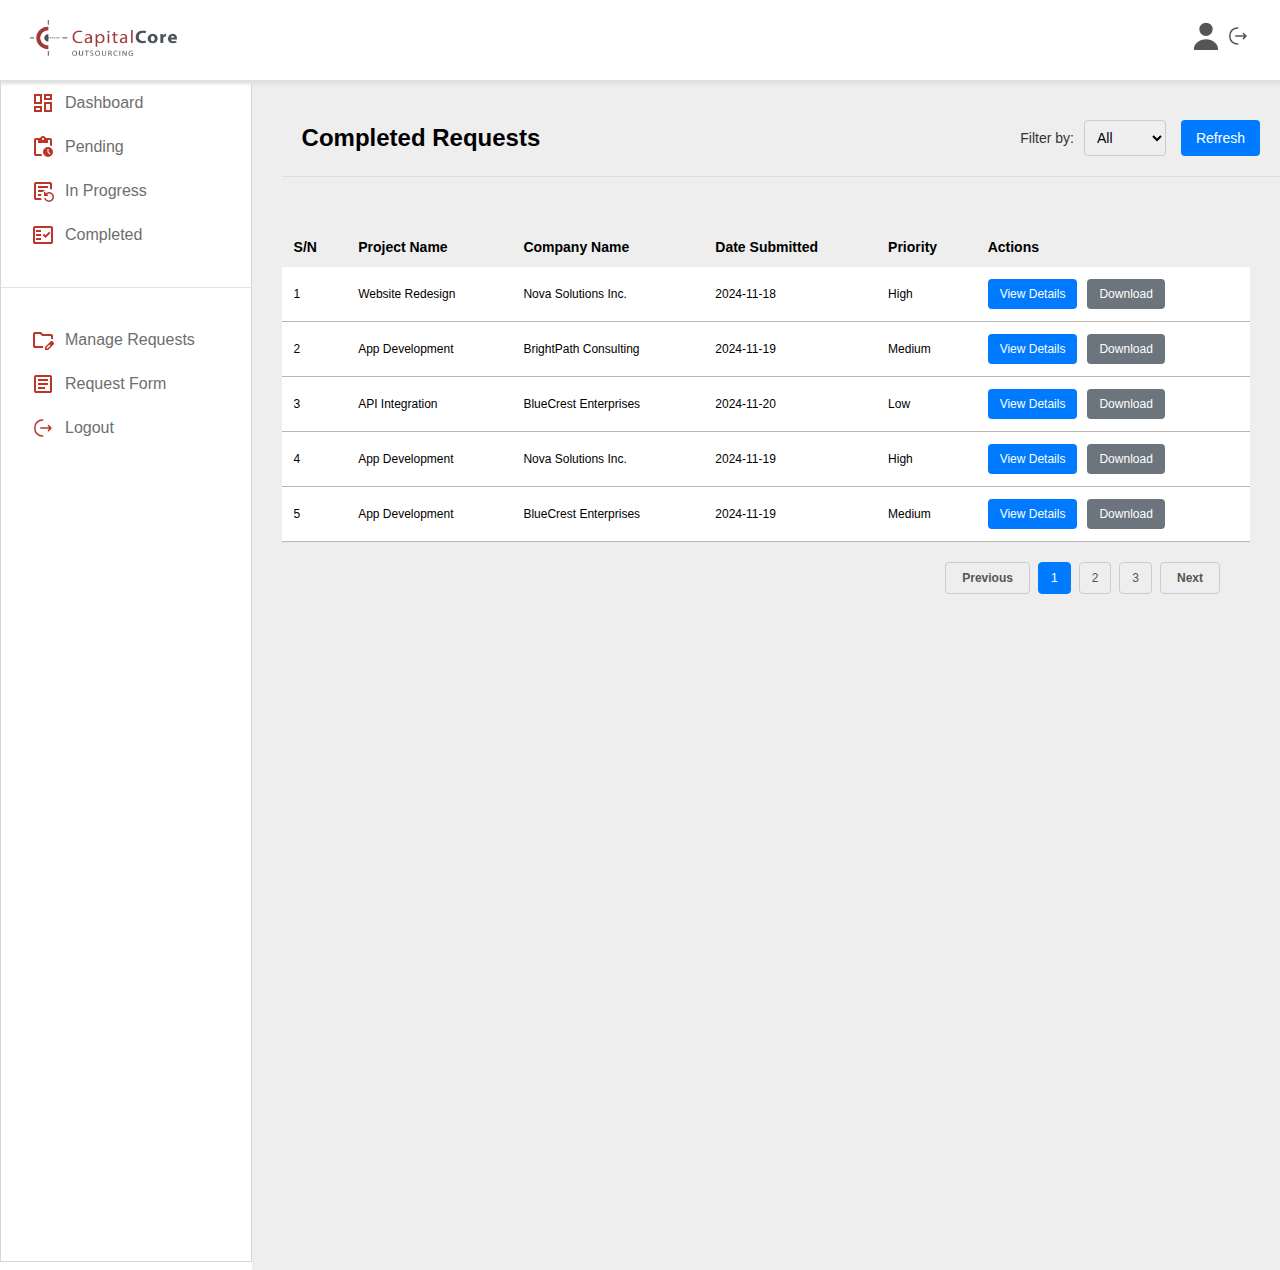
<file: pages/admin_dashboard/completedpage.html>
<!DOCTYPE html>
<html lang="en">
<head>
  <meta charset="UTF-8">
  <meta name="viewport" content="width=device-width, initial-scale=1.0">
  <title>Pending Requests</title>
  <link rel="stylesheet" href="../../css/completedpage.css">
</head>
<body>
  <div class="container">
    <div class="header">
        <img class="logo" src="../../assets/images/ccol-logo-small3.png" alt="" width="150px" height="40px">
        <div class="icon">
            <svg xmlns="http://www.w3.org/2000/svg" width="32" height="32" viewBox="0 0 24 24" fill="none"><path d="M12 12a5 5 0 1 0 0-10 5 5 0 0 0 0 10ZM12 14.5c-5.01 0-9.09 3.36-9.09 7.5 0 .28.22.5.5.5h17.18c.28 0 .5-.22.5-.5 0-4.14-4.08-7.5-9.09-7.5Z" fill="#555555"></path></svg>

            <svg xmlns="http://www.w3.org/2000/svg" width="24" height="32" viewBox="0 0 24 24" fill="none"><path stroke="#555555" stroke-linecap="round" stroke-linejoin="round" stroke-miterlimit="10" stroke-width="1.5" d="M17.44 14.62L20 12.06 17.44 9.5M9.76 12.06h10.17M11.76 20c-4.42 0-8-3-8-8s3.58-8 8-8"></path></svg>
        </div>
    </div>

    <div class="content-container">
        <div class="sidebar">
           <div class="">
            <a href="../../pages/admin_dashboard/admin-dashboard.html" class="dashboard"><svg xmlns="http://www.w3.org/2000/svg" height="24px" viewBox="0 -960 960 960" width="24px" fill="#BB3529"><path d="M520-600v-240h320v240H520ZM120-440v-400h320v400H120Zm400 320v-400h320v400H520Zm-400 0v-240h320v240H120Zm80-400h160v-240H200v240Zm400 320h160v-240H600v240Zm0-480h160v-80H600v80ZM200-200h160v-80H200v80Zm160-320Zm240-160Zm0 240ZM360-280Z"/></svg>
            <span>Dashboard</span></a>
           </div> 

           <div class="">
            <a href="../../pages/admin_dashboard/pendingpage.html" class="dashboard"><svg xmlns="http://www.w3.org/2000/svg" height="24px" viewBox="0 -960 960 960" width="24px" fill="#BB3529"><path d="M680-80q-83 0-141.5-58.5T480-280q0-83 58.5-141.5T680-480q83 0 141.5 58.5T880-280q0 83-58.5 141.5T680-80Zm67-105 28-28-75-75v-112h-40v128l87 87Zm-547 65q-33 0-56.5-23.5T120-200v-560q0-33 23.5-56.5T200-840h167q11-35 43-57.5t70-22.5q40 0 71.5 22.5T594-840h166q33 0 56.5 23.5T840-760v250q-18-13-38-22t-42-16v-212h-80v120H280v-120h-80v560h212q7 22 16 42t22 38H200Zm280-640q17 0 28.5-11.5T520-800q0-17-11.5-28.5T480-840q-17 0-28.5 11.5T440-800q0 17 11.5 28.5T480-760Z"/></svg>
            <span>Pending</span></a>
           </div> 

           <div class="">
            <a href="../../pages/admin_dashboard/inprogresspage.html" class="dashboard"><svg xmlns="http://www.w3.org/2000/svg" height="24px" viewBox="0 -960 960 960" width="24px" fill="#BB3529"><path d="M200-200v-560 560Zm80-400h400v-80H280v80Zm0 160h190q20-24 43.5-44.5T565-520H280v80Zm0 160h122q2-21 7.5-41t13.5-39H280v80Zm-80 160q-33 0-56.5-23.5T120-200v-560q0-33 23.5-56.5T200-840h560q33 0 56.5 23.5T840-760v223q-19-8-39-13.5t-41-7.5v-202H200v560h202q2 21 7.5 41t13.5 39H200Zm520 80q-73 0-127.5-45.5T524-200h62q13 44 49.5 72t84.5 28q58 0 99-41t41-99q0-58-41-99t-99-41q-29 0-54 10.5T622-340h58v60H520v-160h60v57q27-26 63-41.5t77-15.5q83 0 141.5 58.5T920-240q0 83-58.5 141.5T720-40Z"/></svg>
            <span>In Progress</span></a>
           </div> 

           <div class="">
            <a href="../../pages/admin_dashboard/completedpage.html" class="dashboard"><svg xmlns="http://www.w3.org/2000/svg" height="24px" viewBox="0 -960 960 960" width="24px" fill="#BB3529"><path d="M160-120q-33 0-56.5-23.5T80-200v-560q0-33 23.5-56.5T160-840h640q33 0 56.5 23.5T880-760v560q0 33-23.5 56.5T800-120H160Zm0-80h640v-560H160v560Zm40-80h200v-80H200v80Zm382-80 198-198-57-57-141 142-57-57-56 57 113 113Zm-382-80h200v-80H200v80Zm0-160h200v-80H200v80Zm-40 400v-560 560Z"/></svg>
            <span>Completed</span></a>
             
           </div>

           <div class="divider"></div>
           
           <div class="">
            <a href="../../pages/admin_dashboard/allrequest.html" class="dashboard"><svg xmlns="http://www.w3.org/2000/svg" height="24px" viewBox="0 -960 960 960" width="24px" fill="#BB3529"><path d="M160-240v-480 480Zm0 80q-33 0-56.5-23.5T80-240v-480q0-33 23.5-56.5T160-800h240l80 80h320q33 0 56.5 23.5T880-640v132q-19-8-39.5-10.5t-40.5.5v-122H447l-80-80H160v480h324l-4 4v76H160Zm400 80v-123l221-220q9-9 20-13t22-4q12 0 23 4.5t20 13.5l37 37q8 9 12.5 20t4.5 22q0 11-4 22.5T903-300L683-80H560Zm300-263-37-37 37 37ZM620-140h38l121-122-18-19-19-18-122 121v38Zm141-141-19-18 37 37-18-19Z"/></svg>
            <span>Manage Requests</span></a>
           </div> 

           <div class="">
            <a href="../../pages/admin_dashboard/form.html" class="dashboard"><svg xmlns="http://www.w3.org/2000/svg" height="24px" viewBox="0 -960 960 960" width="24px" fill="#BB3529"><path d="M280-280h280v-80H280v80Zm0-160h400v-80H280v80Zm0-160h400v-80H280v80Zm-80 480q-33 0-56.5-23.5T120-200v-560q0-33 23.5-56.5T200-840h560q33 0 56.5 23.5T840-760v560q0 33-23.5 56.5T760-120H200Zm0-80h560v-560H200v560Zm0-560v560-560Z"/></svg>
            <span>Request Form</span></a>
           </div>

           <div class="logout">
            <a href="../../pages/auth/logout.html" class="dashboard"><svg xmlns="http://www.w3.org/2000/svg" width="24" height="24" viewBox="0 0 24 24" fill="none"><path stroke="#BB3529" stroke-linecap="round" stroke-linejoin="round" stroke-miterlimit="10" stroke-width="1.5" d="M17.44 14.62L20 12.06 17.44 9.5M9.76 12.06h10.17M11.76 20c-4.42 0-8-3-8-8s3.58-8 8-8"></path></svg>
            <span>Logout</span></a>
           </div> 
        </div>

        <div class="content">
          <div class="header-container">
            <h1 class="header-title">Completed Requests</h1>
            <div class="filter-and-button">
              <div class="filter">
                <label for="filter" class="filter-label">Filter by:</label>
                <select id="filter" class="filter-select">
                  <option value="all">All</option>
                  <option value="pending">Date</option>
                  <option value="approved">Priority</option>
                  <option value="rejected">Client</option>
                </select>
              </div>
              <button class="create-request-btn"><a href="">Refresh</a></button>
            </div>
         </div>
          
         <div class="table-container">
          <table>
              <thead>
                  <tr>
                      <th>S/N</th>
                      <th>Project Name</th>
                      <th>Company Name</th>
                      <th>Date Submitted</th>
                      <th>Priority</th>
                      <!-- <th>Status</th> -->
                      <th>Actions</th>
                  </tr>
              </thead>
              <tbody>
                  <tr class="line">
                      <td>1</td>
                      <td>Website Redesign</td>
                      <td>Nova Solutions Inc.</td>
                      <td>2024-11-18</td>
                      <td>High</td>
                      <!-- <td><button class="status pending">Pending</button></td> -->
                      <td>

                          <div class="action-buttons">
                              <button class="btn view-btn" onclick="openModal('Request 1', 'This is a detailed description of Request 1.','Nova Solutions Inc.', 'John Doe', 'john.doe@example.com', 'IT Department', '2024-12-01', 'Pending → Approved')">
                                View Details
                              </button>
                              <!-- <button class="btn approve-btn" onclick="handleAction(this, 'approved')">
                                Approve
                              </button> -->
                              <button class="btn reject-btn" onclick="handleAction(this, 'rejected')">
                                Download 
                              </button>
                              <!-- <button class="btn review-btn" onclick="handleAction(this, 'reviewed')" >
                                Mark as Reviewed
                              </button> -->
                            </div>
                      </td>

                  </tr>
                  <tr class="line">
                      <td>2</td>
                      <td>App Development</td>
                      <td>BrightPath Consulting</td>
                      <td>2024-11-19</td>
                      <td>Medium</td>
                      <!-- <td><button class="status in-progress">In Progress</button></td> -->
                      <td>

                          
                          <div class="action-buttons">
                              <button class="btn view-btn" onclick="openModal('Website Redesign', 'The client requires a complete redesign of their company website to improve user experience and align it with their new branding guidelines. Specific requirements include responsive design, integration with a CMS, and enhanced SEO.', 'BrightPath Consulting', 'John Doe', 'john.doe@example.com', 'IT Department', '2 Baale Str Odogunyan Ikorodu Lagos', 'High', 'Product Development', '2024-12-01', 'Pending → Approved')">
                                View Details
                              </button>

                              <!-- Modal -->
                              <div id="request-modal" class="modal">
                                <div class="modal-content">
                                  <!-- Request Title -->
                                  <div class="modal-header" id="modal-title">Request Title</div>
                                  <div class="modal-body">
                                    <p><strong>Goals for Project: </strong> <span id="modal-description"></span></p>
                                    <p><strong>Company Name:</strong> <span id="modal-company"></span></p>
                                    <p><strong>Requester Name:</strong> <span id="modal-requester"></span></p>
                                    <p><strong>Requester's Department:</strong> <span id="modal-department"></span></p>
                                    <p><strong>Company Contact:</strong> <span id="modal-contact"></span></p>
                                    <p><strong>Company Address:</strong> <span id="modal-address"></span></p>
                                    <p><strong>Urgency of Need:</strong> <span id="modal-priority"></span></p>
                                    <p><strong>Project Category:</strong> <span id="modal-category"></span></p>
                                    <p><strong>Submission Date:</strong> <span id="modal-date"></span></p>
                                    <p><strong>Status History:</strong> <span id="modal-status"></span></p>
                                  </div>
                                  <div class="modal-footer">
                                    <button class="close-btn" onclick="closeModal()">Close</button>
                                  </div>
                                </div>
                              </div>


                              <!-- <button class="btn approve-btn" onclick="handleAction(this, 'approved')">
                                Approve
                              </button> -->
                              <button class="btn reject-btn" onclick="handleAction(this, 'rejected')">
                                Download
                              </button>
                              <!-- <button class="btn review-btn" onclick="handleAction(this, 'reviewed')" >
                                Mark as Reviewed
                              </button> -->
                            </div>

                      </td>
                  </tr>
                  <tr class="line">
                      <td>3</td>
                      <td>API Integration</td>
                      <td>BlueCrest Enterprises</td>
                      <td>2024-11-20</td>
                      <td>Low</td>
                      <!-- <td><button class="status completed">Completed</button></td> -->
                      <td>

                          
                          <div class="action-buttons">
                              <button class="btn view-btn"  onclick="openModal('Request 3', 'This is a detailed description of Request 3.','BlueCrest Enterprises', 'Jane Smith', 'jane.smith@example.com', 'HR Department', '2024-12-02', 'Pending → Rejected')">
                                View Details
                              </button>
                              <!-- <button class="btn approve-btn" onclick="handleAction(this, 'approved')" >
                                Approve
                              </button> -->
                              <button class="btn reject-btn" onclick="handleAction(this, 'rejected')">
                                Download
                              </button>
                              <!-- <button class="btn review-btn" onclick="handleAction(this, 'reviewed')" >
                                Mark as Reviewed
                              </button> -->
                            </div>

                      </td>
                  </tr>
                  <tr class="line">
                      <td>4</td>
                      <td>App Development</td>
                      <td>Nova Solutions Inc.</td>
                      <td>2024-11-19</td>
                      <td>High</td>
                      <!-- <td><button class="status pending">Pending</button></td> -->
                      <td>

                          
                          <div class="action-buttons">
                              <button class="btn view-btn"  onclick="openModal('Website Redesign', 'This is a detailed description of Request 4.', 'Jane Smith', 'jane.smith@example.com', 'HR Department', '2024-12-02', 'Pending → Rejected')">
                                View Details
                              </button>
                              <!-- <button class="btn approve-btn" onclick="handleAction(this, 'approved')">
                                Approve
                              </button> -->
                              <button class="btn reject-btn" onclick="handleAction(this, 'rejected')">
                                Download
                              </button>
                              <!-- <button class="btn review-btn" onclick="handleAction(this, 'reviewed')" >
                                Mark as Reviewed
                              </button> -->
                            </div>
                        
                      </td>
                  </tr>
                  <tr class="line">
                      <td>5</td>
                      <td>App Development</td>
                      <td>BlueCrest Enterprises</td>
                      <td>2024-11-19</td>
                      <td>Medium</td>
                      <!-- <td><button class="status in-progress">In Progress</button></td> -->
                      <td>

                          
                          <div class="action-buttons">
                              <button class="btn view-btn" onclick="openModal('Request 5', 'This is a detailed description of Request 5.', 'BlueCrest Enterprises', 'Jane Smith', 'jane.smith@example.com', 'HR Department', '2024-12-02', 'Pending → Rejected')">
                                View Details
                              </button>
                              <!-- <button class="btn approve-btn" onclick="handleAction(this, 'approved')">
                                Approve
                              </button> -->
                              <button class="btn reject-btn" onclick="handleAction(this, 'rejected')">
                                Download
                              </button>
                              <!-- <button class="btn review-btn" onclick="handleAction(this, 'reviewed')" >
                                Mark as Reviewed
                              </button> -->
                            </div>
                      </td>
                  </tr>
              </tbody>
          </table>


          <div class="pagination">
            <a href="#" class="prev">Previous</a>
            <a href="#" class="page active">1</a>
            <a href="#" class="page">2</a>
            <a href="#" class="page">3</a>
            <a href="#" class="next">Next</a>
        </div>

        </div>
  </div> 
  
  <script src="../../js/completedpage.js"></script>
</body>
</html>
</file>
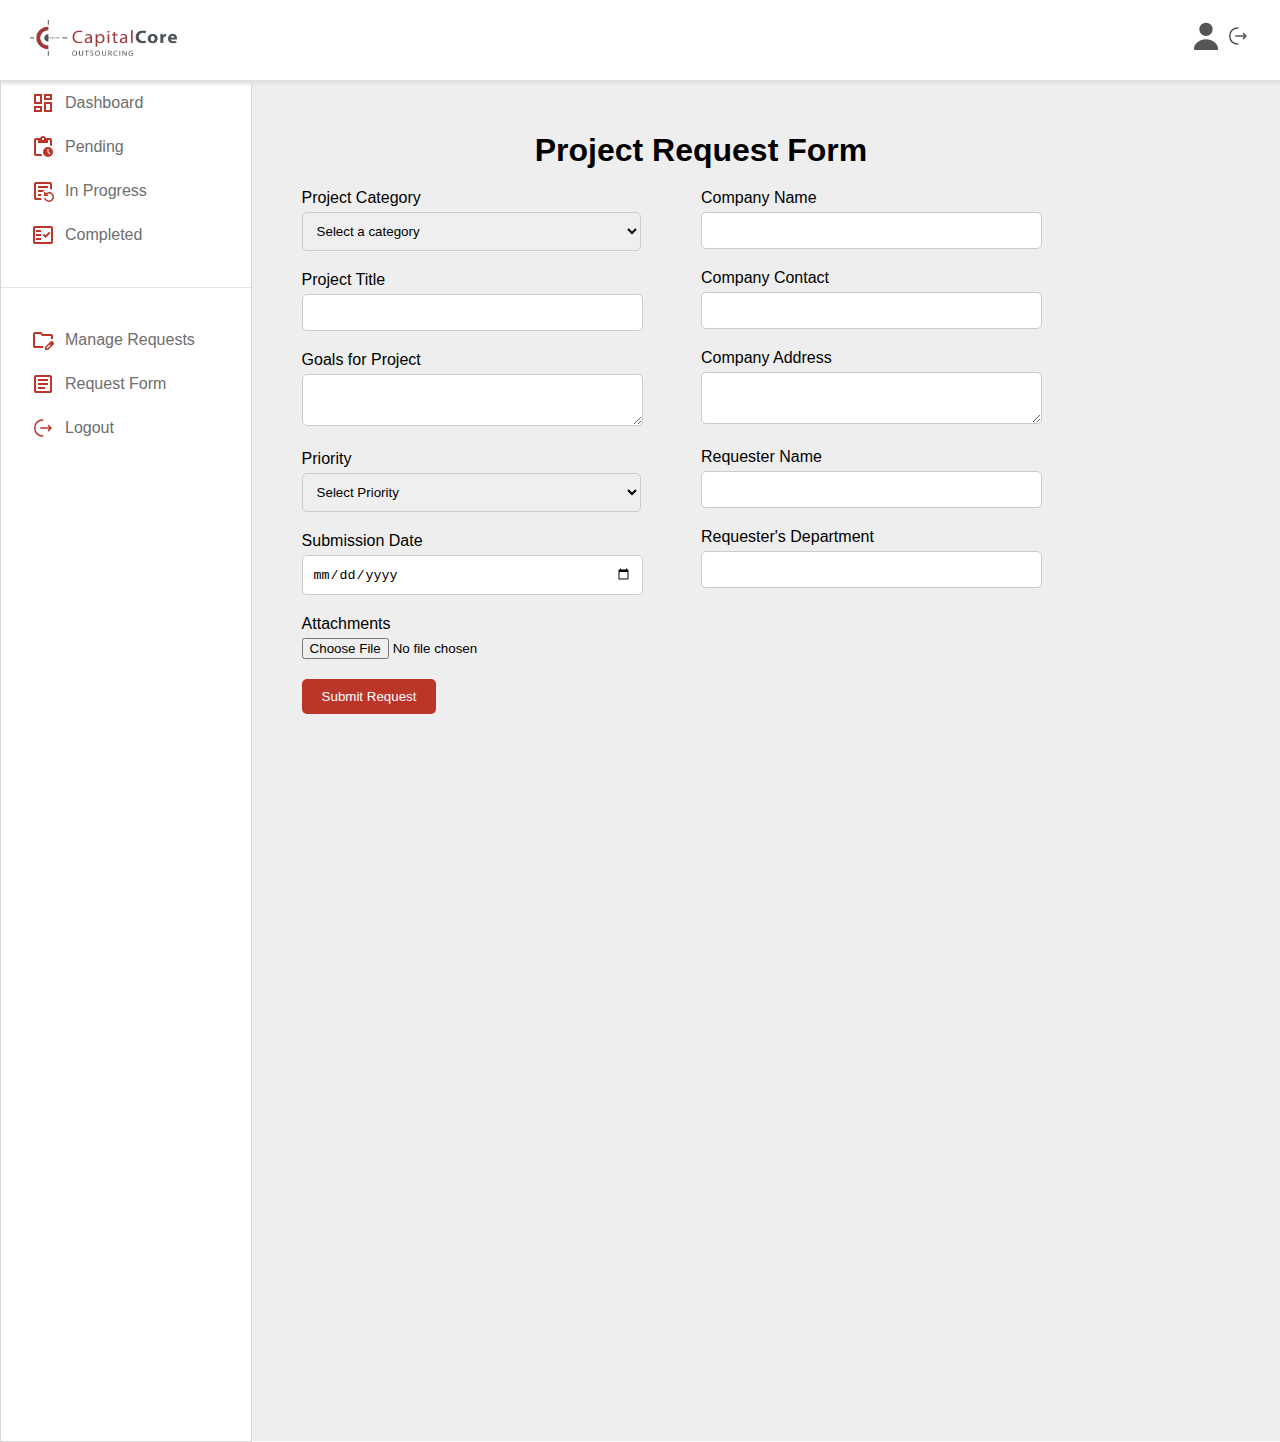
<file: pages/admin_dashboard/form.html>
<!DOCTYPE html>
<html>
<head>
    <title>Project Request Form</title>
    <link rel="stylesheet" href="../../css/form.css">
</head>
<body>
    <div class="container">
        <div class="header">
            <img class="logo" src="../../assets/images/ccol-logo-small3.png" alt="" width="150px" height="40px">
            <div class="icon">
                <svg xmlns="http://www.w3.org/2000/svg" width="32" height="32" viewBox="0 0 24 24" fill="none"><path d="M12 12a5 5 0 1 0 0-10 5 5 0 0 0 0 10ZM12 14.5c-5.01 0-9.09 3.36-9.09 7.5 0 .28.22.5.5.5h17.18c.28 0 .5-.22.5-.5 0-4.14-4.08-7.5-9.09-7.5Z" fill="#555555"></path></svg>

                <svg xmlns="http://www.w3.org/2000/svg" width="24" height="32" viewBox="0 0 24 24" fill="none"><path stroke="#555555" stroke-linecap="round" stroke-linejoin="round" stroke-miterlimit="10" stroke-width="1.5" d="M17.44 14.62L20 12.06 17.44 9.5M9.76 12.06h10.17M11.76 20c-4.42 0-8-3-8-8s3.58-8 8-8"></path></svg>
            </div>
        </div>

        <div class="content-container">
            <div class="sidebar">
                <div class="">
                 <a href="../../pages/admin_dashboard/admin-dashboard.html" class="dashboard"><svg xmlns="http://www.w3.org/2000/svg" height="24px" viewBox="0 -960 960 960" width="24px" fill="#BB3529"><path d="M520-600v-240h320v240H520ZM120-440v-400h320v400H120Zm400 320v-400h320v400H520Zm-400 0v-240h320v240H120Zm80-400h160v-240H200v240Zm400 320h160v-240H600v240Zm0-480h160v-80H600v80ZM200-200h160v-80H200v80Zm160-320Zm240-160Zm0 240ZM360-280Z"/></svg>
                 <span>Dashboard</span></a>
                </div> 
 
                <div class="">
                 <a href="" class="dashboard"><svg xmlns="http://www.w3.org/2000/svg" height="24px" viewBox="0 -960 960 960" width="24px" fill="#BB3529"><path d="M680-80q-83 0-141.5-58.5T480-280q0-83 58.5-141.5T680-480q83 0 141.5 58.5T880-280q0 83-58.5 141.5T680-80Zm67-105 28-28-75-75v-112h-40v128l87 87Zm-547 65q-33 0-56.5-23.5T120-200v-560q0-33 23.5-56.5T200-840h167q11-35 43-57.5t70-22.5q40 0 71.5 22.5T594-840h166q33 0 56.5 23.5T840-760v250q-18-13-38-22t-42-16v-212h-80v120H280v-120h-80v560h212q7 22 16 42t22 38H200Zm280-640q17 0 28.5-11.5T520-800q0-17-11.5-28.5T480-840q-17 0-28.5 11.5T440-800q0 17 11.5 28.5T480-760Z"/></svg>
                 <span>Pending</span></a>
                </div> 
 
                <div class="">
                 <a href="../../pages/admin_dashboard/inprogresspage.html" class="dashboard"><svg xmlns="http://www.w3.org/2000/svg" height="24px" viewBox="0 -960 960 960" width="24px" fill="#BB3529"><path d="M200-200v-560 560Zm80-400h400v-80H280v80Zm0 160h190q20-24 43.5-44.5T565-520H280v80Zm0 160h122q2-21 7.5-41t13.5-39H280v80Zm-80 160q-33 0-56.5-23.5T120-200v-560q0-33 23.5-56.5T200-840h560q33 0 56.5 23.5T840-760v223q-19-8-39-13.5t-41-7.5v-202H200v560h202q2 21 7.5 41t13.5 39H200Zm520 80q-73 0-127.5-45.5T524-200h62q13 44 49.5 72t84.5 28q58 0 99-41t41-99q0-58-41-99t-99-41q-29 0-54 10.5T622-340h58v60H520v-160h60v57q27-26 63-41.5t77-15.5q83 0 141.5 58.5T920-240q0 83-58.5 141.5T720-40Z"/></svg>
                 <span>In Progress</span></a>
                </div> 
 
                <div class="">
                 <a href="../../pages/admin_dashboard/completedpage.html" class="dashboard"><svg xmlns="http://www.w3.org/2000/svg" height="24px" viewBox="0 -960 960 960" width="24px" fill="#BB3529"><path d="M160-120q-33 0-56.5-23.5T80-200v-560q0-33 23.5-56.5T160-840h640q33 0 56.5 23.5T880-760v560q0 33-23.5 56.5T800-120H160Zm0-80h640v-560H160v560Zm40-80h200v-80H200v80Zm382-80 198-198-57-57-141 142-57-57-56 57 113 113Zm-382-80h200v-80H200v80Zm0-160h200v-80H200v80Zm-40 400v-560 560Z"/></svg>
                 <span>Completed</span></a>
                  
                </div>
 
                <div class="divider"></div>
                
                <div class="">
                 <a href="../../pages/admin_dashboard/allrequest.html" class="dashboard"><svg xmlns="http://www.w3.org/2000/svg" height="24px" viewBox="0 -960 960 960" width="24px" fill="#BB3529"><path d="M160-240v-480 480Zm0 80q-33 0-56.5-23.5T80-240v-480q0-33 23.5-56.5T160-800h240l80 80h320q33 0 56.5 23.5T880-640v132q-19-8-39.5-10.5t-40.5.5v-122H447l-80-80H160v480h324l-4 4v76H160Zm400 80v-123l221-220q9-9 20-13t22-4q12 0 23 4.5t20 13.5l37 37q8 9 12.5 20t4.5 22q0 11-4 22.5T903-300L683-80H560Zm300-263-37-37 37 37ZM620-140h38l121-122-18-19-19-18-122 121v38Zm141-141-19-18 37 37-18-19Z"/></svg>
                 <span>Manage Requests</span></a>
                </div> 
 
                <div class="">
                    <a href="../../pages/admin_dashboard/form.html" class="dashboard"><svg xmlns="http://www.w3.org/2000/svg" height="24px" viewBox="0 -960 960 960" width="24px" fill="#BB3529"><path d="M280-280h280v-80H280v80Zm0-160h400v-80H280v80Zm0-160h400v-80H280v80Zm-80 480q-33 0-56.5-23.5T120-200v-560q0-33 23.5-56.5T200-840h560q33 0 56.5 23.5T840-760v560q0 33-23.5 56.5T760-120H200Zm0-80h560v-560H200v560Zm0-560v560-560Z"/></svg>
                        <span>Request Form</span></a>
                </div>
 
                <div class="logout">
                 <a href="../../pages/auth/logout.html" class="dashboard"><svg xmlns="http://www.w3.org/2000/svg" width="24" height="24" viewBox="0 0 24 24" fill="none"><path stroke="#BB3529" stroke-linecap="round" stroke-linejoin="round" stroke-miterlimit="10" stroke-width="1.5" d="M17.44 14.62L20 12.06 17.44 9.5M9.76 12.06h10.17M11.76 20c-4.42 0-8-3-8-8s3.58-8 8-8"></path></svg>
                 <span>Logout</span></a>
                </div> 
            </div>

            <div class="content">
                  <div class="form-container">
        <h1>Project Request Form</h1>
        <form>
                <div id="groups">
                <div id="project-group">
                    <div class="form-group">
                        <label for="project-category">Project Category</label>
                        <select id="project-category" name="project-category" required>
                            <option value="" disabled selected>Select a category</option>
                            <option value="it-support">IT Support</option>
                            <option value="procurement">Procurement</option>
                            <option value="logistics">Logistics</option>
                            <option value="marketing">Marketing</option>
                            <option value="human-resources">Human Resources</option>
                            <option value="operations-maintenance">Operations/Maintenance</option>
                            <option value="finance">Finance</option>
                            <option value="product-development">Product Development</option>
                            <option value="training-development">Training/Development</option>
                            <option value="others">Others</option>
                        </select>
                    </div>
                <div class="form-group">
                    <label for="project-title">Project Title</label>
                    <input type="text" id="project-title" name="project-title" required>
                </div>
                <div class="form-group">
                    <label for="goals">Goals for Project</label>
                    <textarea id="goals" name="goals" required></textarea>
                </div>
                <div class="form-group">
                    <label for="urgency">Priority</label>
                    <select id="urgency" name="urgency" required>
                        <option value="">Select Priority</option>
                        <option value="high">High</option>
                        <option value="medium">Medium</option>
                        <option value="low">Low</option>
                    </select>
                </div>
                
                <div class="form-group">
                    <label for="project-title">Submission Date</label>
                    <input type="date" id="submit-date" name="submission-date" required>
                </div>
                <div class="form-group">
                    <label for="project-title">Attachments</label>
                    <input type="file" id="attachments" name="attachments" required>
                </div>

            </div>

            <div id="company-group">
                <div class="form-group">
                    <label for="project-title">Company Name</label>
                    <input type="text" id="project-title" name="project-title" required>
                </div>
                <div class="form-group">
                    <label for="project-title">Company Contact </label>
                    <input type="text" id="project-title" name="project-title" required>
                </div>
                <div class="form-group">
                    <label for="project-title">Company Address </label>
                    <textarea name="address" id="address" required></textarea>
                </div>
                <div class="form-group">
                    <label for="project-title">Requester Name</label>
                    <input type="text" id="project-title" name="project-title" required>
                </div>
                <div class="form-group">
                    <label for="project-title">Requester's Department</label>
                    <input type="text" id="project-title" name="project-title" required>
                </div>
                <!-- <div class="form-group">
                    <label for="project-title">Project Title</label>
                    <input type="text" id="project-title" name="project-title" required>
                </div> -->
            

               
            </div>
            </div>

            <!-- <div class="form-group">
                <label for="size">Size of Project</label>
                <select id="size" name="size" required>
                    <option value="">Select Size</option>
                    <option value="large">Large</option>
                    <option value="medium">Medium</option>
                    <option value="small">Small</option>
                </select>
            </div>
            <div class="form-group">
                <label for="comments">Comments</label>
                <textarea id="comments" name="comments"></textarea>
            </div> -->
            <button type="submit" class="submit-button">Submit Request</button>
        </form>
    </div> 


            </div>
        </div>

    </div>

   
</body>
</html>
</file>
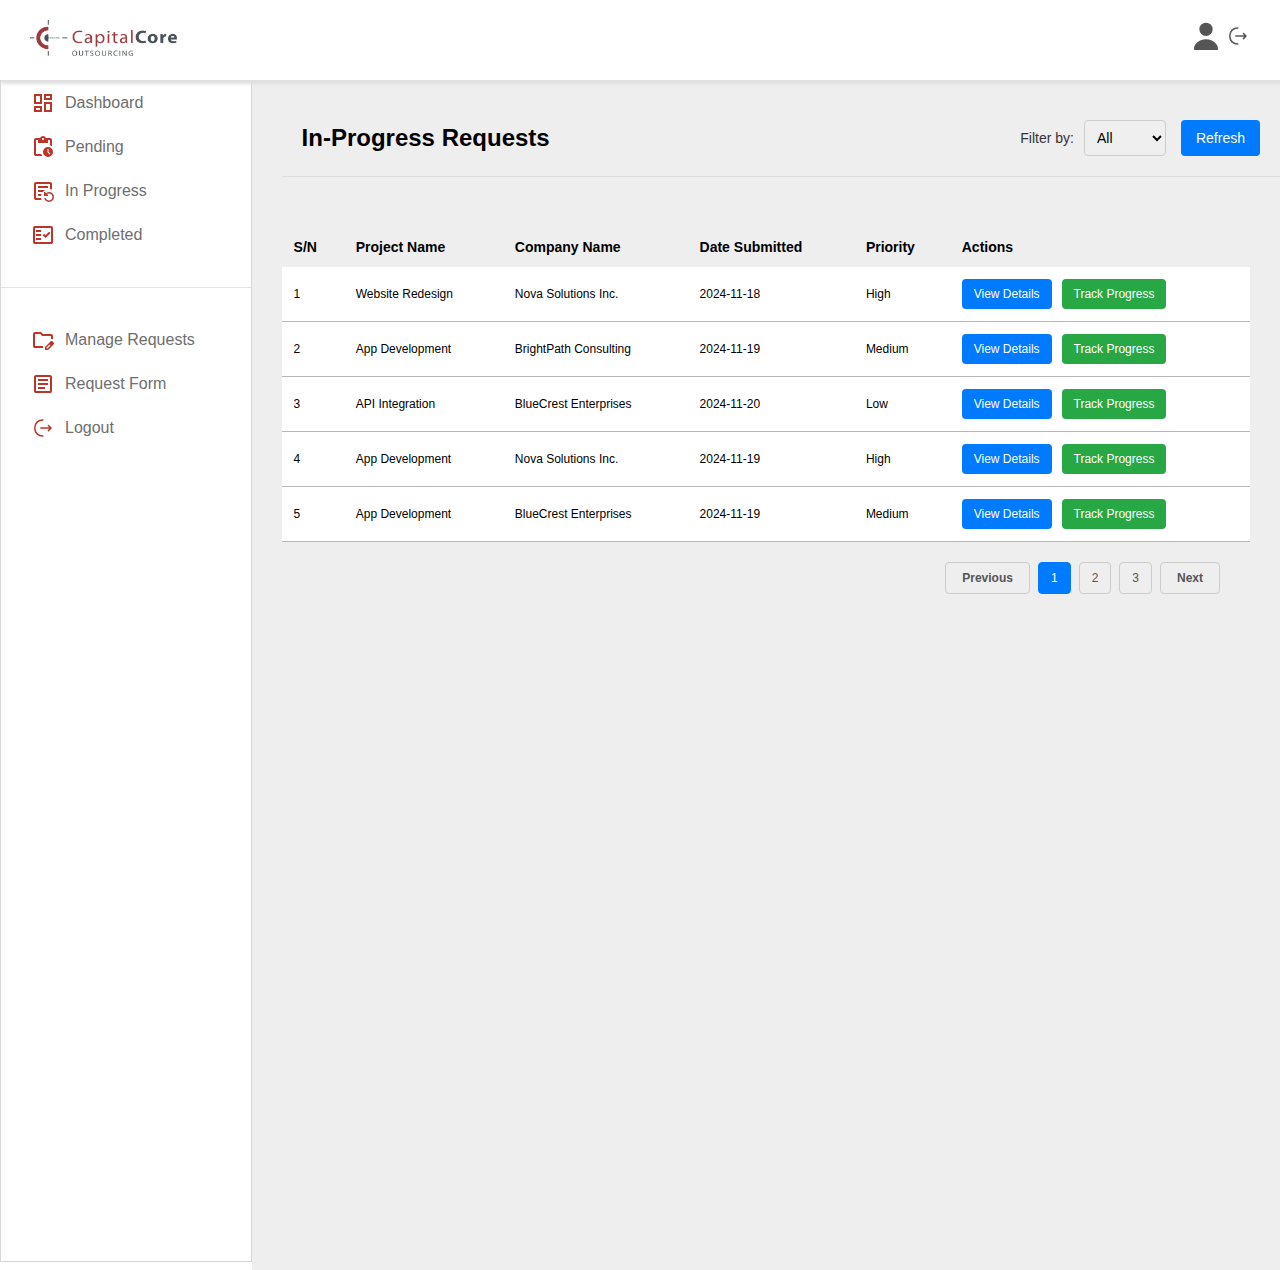
<file: pages/admin_dashboard/inprogresspage.html>
<!DOCTYPE html>
<html lang="en">
<head>
  <meta charset="UTF-8">
  <meta name="viewport" content="width=device-width, initial-scale=1.0">
  <title>Pending Requests</title>
  <link rel="stylesheet" href="../../css/inprogresspage.css">
</head>
<body>
  <div class="container">
    <div class="header">
        <img class="logo" src="../../assets/images/ccol-logo-small3.png" alt="" width="150px" height="40px">
        <div class="icon">
            <svg xmlns="http://www.w3.org/2000/svg" width="32" height="32" viewBox="0 0 24 24" fill="none"><path d="M12 12a5 5 0 1 0 0-10 5 5 0 0 0 0 10ZM12 14.5c-5.01 0-9.09 3.36-9.09 7.5 0 .28.22.5.5.5h17.18c.28 0 .5-.22.5-.5 0-4.14-4.08-7.5-9.09-7.5Z" fill="#555555"></path></svg>

            <svg xmlns="http://www.w3.org/2000/svg" width="24" height="32" viewBox="0 0 24 24" fill="none"><path stroke="#555555" stroke-linecap="round" stroke-linejoin="round" stroke-miterlimit="10" stroke-width="1.5" d="M17.44 14.62L20 12.06 17.44 9.5M9.76 12.06h10.17M11.76 20c-4.42 0-8-3-8-8s3.58-8 8-8"></path></svg>
        </div>
    </div>

    <div class="content-container">
        <div class="sidebar">
           <div class="">
            <a href="../../pages/admin_dashboard/admin-dashboard.html" class="dashboard"><svg xmlns="http://www.w3.org/2000/svg" height="24px" viewBox="0 -960 960 960" width="24px" fill="#BB3529"><path d="M520-600v-240h320v240H520ZM120-440v-400h320v400H120Zm400 320v-400h320v400H520Zm-400 0v-240h320v240H120Zm80-400h160v-240H200v240Zm400 320h160v-240H600v240Zm0-480h160v-80H600v80ZM200-200h160v-80H200v80Zm160-320Zm240-160Zm0 240ZM360-280Z"/></svg>
            <span>Dashboard</span></a>
           </div> 

           <div class="">
            <a href="../../pages/admin_dashboard/pendingpage.html" class="dashboard"><svg xmlns="http://www.w3.org/2000/svg" height="24px" viewBox="0 -960 960 960" width="24px" fill="#BB3529"><path d="M680-80q-83 0-141.5-58.5T480-280q0-83 58.5-141.5T680-480q83 0 141.5 58.5T880-280q0 83-58.5 141.5T680-80Zm67-105 28-28-75-75v-112h-40v128l87 87Zm-547 65q-33 0-56.5-23.5T120-200v-560q0-33 23.5-56.5T200-840h167q11-35 43-57.5t70-22.5q40 0 71.5 22.5T594-840h166q33 0 56.5 23.5T840-760v250q-18-13-38-22t-42-16v-212h-80v120H280v-120h-80v560h212q7 22 16 42t22 38H200Zm280-640q17 0 28.5-11.5T520-800q0-17-11.5-28.5T480-840q-17 0-28.5 11.5T440-800q0 17 11.5 28.5T480-760Z"/></svg>
            <span>Pending</span></a>
           </div> 

           <div class="">
            <a href="../../pages/admin_dashboard/inprogresspage.html" class="dashboard"><svg xmlns="http://www.w3.org/2000/svg" height="24px" viewBox="0 -960 960 960" width="24px" fill="#BB3529"><path d="M200-200v-560 560Zm80-400h400v-80H280v80Zm0 160h190q20-24 43.5-44.5T565-520H280v80Zm0 160h122q2-21 7.5-41t13.5-39H280v80Zm-80 160q-33 0-56.5-23.5T120-200v-560q0-33 23.5-56.5T200-840h560q33 0 56.5 23.5T840-760v223q-19-8-39-13.5t-41-7.5v-202H200v560h202q2 21 7.5 41t13.5 39H200Zm520 80q-73 0-127.5-45.5T524-200h62q13 44 49.5 72t84.5 28q58 0 99-41t41-99q0-58-41-99t-99-41q-29 0-54 10.5T622-340h58v60H520v-160h60v57q27-26 63-41.5t77-15.5q83 0 141.5 58.5T920-240q0 83-58.5 141.5T720-40Z"/></svg>
            <span>In Progress</span></a>
           </div> 

           <div class="">
            <a href="../../pages/admin_dashboard/completedpage.html" class="dashboard"><svg xmlns="http://www.w3.org/2000/svg" height="24px" viewBox="0 -960 960 960" width="24px" fill="#BB3529"><path d="M160-120q-33 0-56.5-23.5T80-200v-560q0-33 23.5-56.5T160-840h640q33 0 56.5 23.5T880-760v560q0 33-23.5 56.5T800-120H160Zm0-80h640v-560H160v560Zm40-80h200v-80H200v80Zm382-80 198-198-57-57-141 142-57-57-56 57 113 113Zm-382-80h200v-80H200v80Zm0-160h200v-80H200v80Zm-40 400v-560 560Z"/></svg>
            <span>Completed</span></a>
             
           </div>

           <div class="divider"></div>
           
           <div class="">
            <a href="../../pages/admin_dashboard/allrequest.html" class="dashboard"><svg xmlns="http://www.w3.org/2000/svg" height="24px" viewBox="0 -960 960 960" width="24px" fill="#BB3529"><path d="M160-240v-480 480Zm0 80q-33 0-56.5-23.5T80-240v-480q0-33 23.5-56.5T160-800h240l80 80h320q33 0 56.5 23.5T880-640v132q-19-8-39.5-10.5t-40.5.5v-122H447l-80-80H160v480h324l-4 4v76H160Zm400 80v-123l221-220q9-9 20-13t22-4q12 0 23 4.5t20 13.5l37 37q8 9 12.5 20t4.5 22q0 11-4 22.5T903-300L683-80H560Zm300-263-37-37 37 37ZM620-140h38l121-122-18-19-19-18-122 121v38Zm141-141-19-18 37 37-18-19Z"/></svg>
            <span>Manage Requests</span></a>
           </div> 

           <div class="">
            <a href="../../pages/admin_dashboard/form.html" class="dashboard"><svg xmlns="http://www.w3.org/2000/svg" height="24px" viewBox="0 -960 960 960" width="24px" fill="#BB3529"><path d="M280-280h280v-80H280v80Zm0-160h400v-80H280v80Zm0-160h400v-80H280v80Zm-80 480q-33 0-56.5-23.5T120-200v-560q0-33 23.5-56.5T200-840h560q33 0 56.5 23.5T840-760v560q0 33-23.5 56.5T760-120H200Zm0-80h560v-560H200v560Zm0-560v560-560Z"/></svg>
              <span>Request Form</span></a>
           </div>

           <div class="logout">
            <a href="../../pages/auth/logout.html" class="dashboard"><svg xmlns="http://www.w3.org/2000/svg" width="24" height="24" viewBox="0 0 24 24" fill="none"><path stroke="#BB3529" stroke-linecap="round" stroke-linejoin="round" stroke-miterlimit="10" stroke-width="1.5" d="M17.44 14.62L20 12.06 17.44 9.5M9.76 12.06h10.17M11.76 20c-4.42 0-8-3-8-8s3.58-8 8-8"></path></svg>
            <span>Logout</span></a>
           </div> 
        </div>

        <div class="content">
          <div class="header-container">
            <h1 class="header-title">In-Progress Requests</h1>
            <div class="filter-and-button">
              <div class="filter">
                <label for="filter" class="filter-label">Filter by:</label>
                <select id="filter" class="filter-select">
                  <option value="all">All</option>
                  <option value="pending">Date</option>
                  <option value="approved">Priority</option>
                  <option value="rejected">Client</option>
                </select>
              </div>
              <button class="create-request-btn" type="button" id="refreshButton"><a href="">Refresh</a></button>
            </div>
         </div>
          
         <div class="table-container">
          <table>
              <thead>
                  <tr>
                      <th>S/N</th>
                      <th>Project Name</th>
                      <th>Company Name</th>
                      <th>Date Submitted</th>
                      <th>Priority</th>
                      <!-- <th>Status</th> -->
                      <th>Actions</th>
                  </tr>
              </thead>
              <tbody>
                  <tr class="line">
                      <td>1</td>
                      <td>Website Redesign</td>
                      <td>Nova Solutions Inc.</td>
                      <td>2024-11-18</td>
                      <td>High</td>
                      <!-- <td><button class="status pending">Pending</button></td> -->
                      <td>

                          <div class="action-buttons">
                              <button class="btn view-btn" onclick="openModal('Toner Request', 'This is a detailed description of Request 1.','Nova Solutions Inc.', 'John Doe', 'john.doe@example.com', 'IT Department', '1, Ekanem Street, Era-Aori, Ojo Lagos', 'Low', 'Procurement', '2024-12-01', 'Pending → Approved')">
                                View Details
                              </button>
                              <!-- <button class="btn approve-btn" onclick="handleAction(this, 'approved')">
                                Approve
                              </button> -->
                              <button class="btn reject-btn" onclick="handleAction(this, 'rejected')">
                                Track Progress
                              </button>
                              <!-- <button class="btn review-btn" onclick="handleAction(this, 'reviewed')" >
                                Mark as Reviewed
                              </button> -->
                            </div>
                      </td>

                  </tr>
                  <tr class="line">
                      <td>2</td>
                      <td>App Development</td>
                      <td>BrightPath Consulting</td>
                      <td>2024-11-19</td>
                      <td>Medium</td>
                      <!-- <td><button class="status in-progress">In Progress</button></td> -->
                      <td>

                          
                          <div class="action-buttons">
                              <button class="btn view-btn" onclick="openModal('Website Redesign', 'The client requires a complete redesign of their company website to improve user experience and align it with their new branding guidelines. Specific requirements include responsive design, integration with a CMS, and enhanced SEO.', 'BrightPath Consulting', 'John Doe', 'john.doe@example.com', 'IT Department', '2 Baale Str Odogunyan Ikorodu Lagos', 'High', 'Product Development', '2024-12-01', 'Pending → Approved')">
                                View Details
                              </button>

                              <!-- Modal -->
                              <div id="request-modal" class="modal">
                                <div class="modal-content">
                                  <!-- Request Title -->
                                  <div class="modal-header" id="modal-title">Request Title</div>
                                  <div class="modal-body">
                                    <p><strong>Goals for Project: </strong> <span id="modal-description"></span></p>
                                    <p><strong>Company Name:</strong> <span id="modal-company"></span></p>
                                    <p><strong>Requester Name:</strong> <span id="modal-requester"></span></p>
                                    <p><strong>Requester's Department:</strong> <span id="modal-department"></span></p>
                                    <p><strong>Company Contact:</strong> <span id="modal-contact"></span></p>
                                    <p><strong>Company Address:</strong> <span id="modal-address"></span></p>
                                    <p><strong>Urgency of Need:</strong> <span id="modal-priority"></span></p>
                                    <p><strong>Project Category:</strong> <span id="modal-category"></span></p>
                                    <p><strong>Submission Date:</strong> <span id="modal-date"></span></p>
                                    <p><strong>Status History:</strong> <span id="modal-status"></span></p>
                                  </div>
                                  <div class="modal-footer">
                                    <button class="close-btn" onclick="closeModal()">Close</button>
                                  </div>
                                </div>
                              </div>


                              <!-- <button class="btn approve-btn" onclick="handleAction(this, 'approved')">
                                Approve
                              </button> -->
                              <button class="btn reject-btn" onclick="handleAction(this, 'rejected')">
                                Track Progress
                              </button>
                              <!-- <button class="btn review-btn" onclick="handleAction(this, 'reviewed')" >
                                Mark as Reviewed
                              </button> -->
                            </div>

                      </td>
                  </tr>
                  <tr class="line">
                      <td>3</td>
                      <td>API Integration</td>
                      <td>BlueCrest Enterprises</td>
                      <td>2024-11-20</td>
                      <td>Low</td>
                      <!-- <td><button class="status completed">Completed</button></td> -->
                      <td>

                          
                          <div class="action-buttons">
                              <button class="btn view-btn"  onclick="openModal('Request 3', 'This is a detailed description of Request 3.','BlueCrest Enterprises', 'Jane Smith', 'jane.smith@example.com', 'HR Department', '9, Salaudeen Close, Wuraola, Surulere Lagos', 'High', 'IT Support', '2024-12-02', 'Pending → Rejected')">
                                View Details
                              </button>
                              <!-- <button class="btn approve-btn" onclick="handleAction(this, 'approved')" >
                                Approve
                              </button> -->
                              <button class="btn reject-btn" onclick="handleAction(this, 'rejected')">
                                Track Progress
                              </button>
                              <!-- <button class="btn review-btn" onclick="handleAction(this, 'reviewed')" >
                                Mark as Reviewed
                              </button> -->
                            </div>

                      </td>
                  </tr>
                  <tr class="line">
                      <td>4</td>
                      <td>App Development</td>
                      <td>Nova Solutions Inc.</td>
                      <td>2024-11-19</td>
                      <td>High</td>
                      <!-- <td><button class="status pending">Pending</button></td> -->
                      <td>

                          
                          <div class="action-buttons">
                              <button class="btn view-btn"  onclick="openModal('Website Redesign', 'This is a detailed description of Request 4.', 'Jane Smith', 'jane.smith@example.com', 'HR Department', '2024-12-02', 'Pending → Rejected')">
                                View Details
                              </button>
                              <!-- <button class="btn approve-btn" onclick="handleAction(this, 'approved')">
                                Approve
                              </button> -->
                              <button class="btn reject-btn" onclick="handleAction(this, 'rejected')">
                                Track Progress
                              </button>
                              <!-- <button class="btn review-btn" onclick="handleAction(this, 'reviewed')" >
                                Mark as Reviewed
                              </button> -->
                            </div>
                        
                      </td>
                  </tr>
                  <tr class="line">
                      <td>5</td>
                      <td>App Development</td>
                      <td>BlueCrest Enterprises</td>
                      <td>2024-11-19</td>
                      <td>Medium</td>
                      <!-- <td><button class="status in-progress">In Progress</button></td> -->
                      <td>

                          
                          <div class="action-buttons">
                              <button class="btn view-btn" onclick="openModal('Request 5', 'This is a detailed description of Request 5.', 'BlueCrest Enterprises', 'Jane Smith', 'jane.smith@example.com', 'HR Department', '2024-12-02', 'Pending → Rejected')">
                                View Details
                              </button>
                              <!-- <button class="btn approve-btn" onclick="handleAction(this, 'approved')">
                                Approve
                              </button> -->
                              <button class="btn reject-btn" onclick="handleAction(this, 'rejected')">
                                Track Progress
                              </button>
                              <!-- <button class="btn review-btn" onclick="handleAction(this, 'reviewed')" >
                                Mark as Reviewed
                              </button> -->
                            </div>
                      </td>
                  </tr>
              </tbody>
          </table>


          <div class="pagination">
            <a href="#" class="prev">Previous</a>
            <a href="#" class="page active">1</a>
            <a href="#" class="page">2</a>
            <a href="#" class="page">3</a>
            <a href="#" class="next">Next</a>
        </div>

        </div>
  </div>  
  
  <script src="../../js/inprogresspage.js"></script>
</body>
</html>
</file>
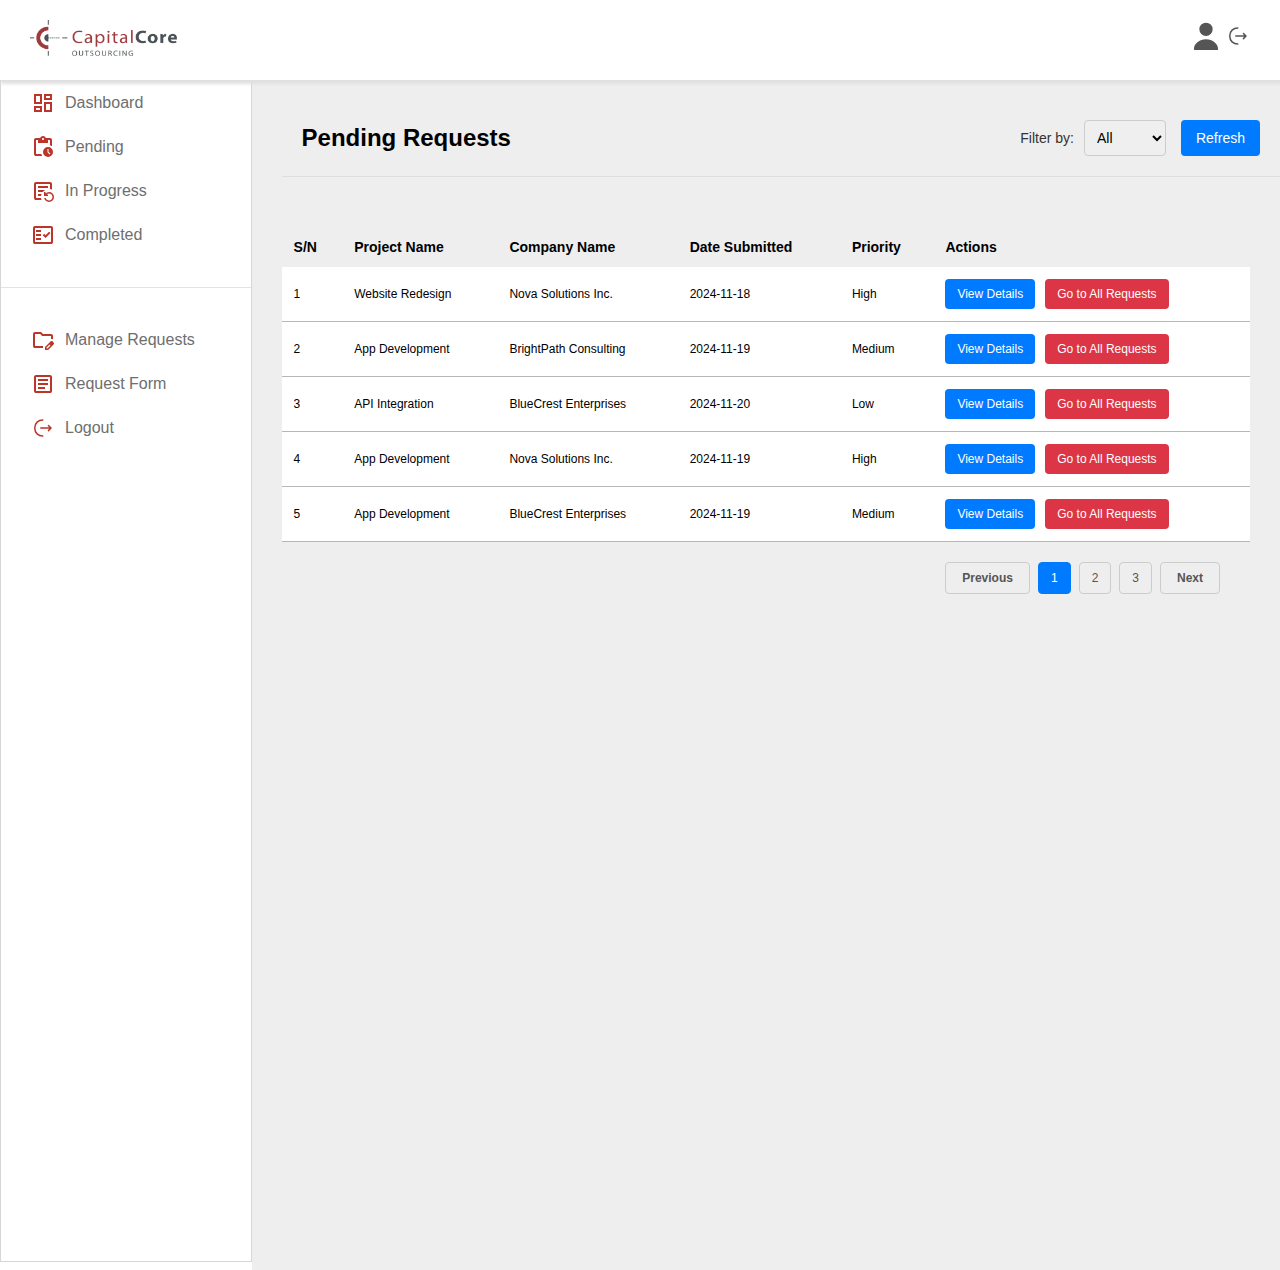
<file: pages/admin_dashboard/pendingpage.html>
<!DOCTYPE html>
<html lang="en">
<head>
  <meta charset="UTF-8">
  <meta name="viewport" content="width=device-width, initial-scale=1.0">
  <title>Pending Requests</title>
  <link rel="stylesheet" href="../../css/pendingpage.css">
  
</head>
<body>
  <div class="container">
    <div class="header">
        <img class="logo" src="../../assets/images/ccol-logo-small3.png" alt="" width="150px" height="40px">
        <div class="icon">
            <svg xmlns="http://www.w3.org/2000/svg" width="32" height="32" viewBox="0 0 24 24" fill="none"><path d="M12 12a5 5 0 1 0 0-10 5 5 0 0 0 0 10ZM12 14.5c-5.01 0-9.09 3.36-9.09 7.5 0 .28.22.5.5.5h17.18c.28 0 .5-.22.5-.5 0-4.14-4.08-7.5-9.09-7.5Z" fill="#555555"></path></svg>

            <svg xmlns="http://www.w3.org/2000/svg" width="24" height="32" viewBox="0 0 24 24" fill="none"><path stroke="#555555" stroke-linecap="round" stroke-linejoin="round" stroke-miterlimit="10" stroke-width="1.5" d="M17.44 14.62L20 12.06 17.44 9.5M9.76 12.06h10.17M11.76 20c-4.42 0-8-3-8-8s3.58-8 8-8"></path></svg>
        </div>
    </div>

    <div class="content-container">
        <div class="sidebar">
           <div class="">
            <a href="../../pages/admin_dashboard/admin-dashboard.html" class="dashboard"><svg xmlns="http://www.w3.org/2000/svg" height="24px" viewBox="0 -960 960 960" width="24px" fill="#BB3529"><path d="M520-600v-240h320v240H520ZM120-440v-400h320v400H120Zm400 320v-400h320v400H520Zm-400 0v-240h320v240H120Zm80-400h160v-240H200v240Zm400 320h160v-240H600v240Zm0-480h160v-80H600v80ZM200-200h160v-80H200v80Zm160-320Zm240-160Zm0 240ZM360-280Z"/></svg>
            <span>Dashboard</span></a>
           </div> 

           <div class="">
            <a href="../../pages/admin_dashboard/pendingpage.html" class="dashboard"><svg xmlns="http://www.w3.org/2000/svg" height="24px" viewBox="0 -960 960 960" width="24px" fill="#BB3529"><path d="M680-80q-83 0-141.5-58.5T480-280q0-83 58.5-141.5T680-480q83 0 141.5 58.5T880-280q0 83-58.5 141.5T680-80Zm67-105 28-28-75-75v-112h-40v128l87 87Zm-547 65q-33 0-56.5-23.5T120-200v-560q0-33 23.5-56.5T200-840h167q11-35 43-57.5t70-22.5q40 0 71.5 22.5T594-840h166q33 0 56.5 23.5T840-760v250q-18-13-38-22t-42-16v-212h-80v120H280v-120h-80v560h212q7 22 16 42t22 38H200Zm280-640q17 0 28.5-11.5T520-800q0-17-11.5-28.5T480-840q-17 0-28.5 11.5T440-800q0 17 11.5 28.5T480-760Z"/></svg>
            <span>Pending</span></a>
           </div> 

           <div class="">
            <a href="../../pages/admin_dashboard/inprogresspage.html" class="dashboard"><svg xmlns="http://www.w3.org/2000/svg" height="24px" viewBox="0 -960 960 960" width="24px" fill="#BB3529"><path d="M200-200v-560 560Zm80-400h400v-80H280v80Zm0 160h190q20-24 43.5-44.5T565-520H280v80Zm0 160h122q2-21 7.5-41t13.5-39H280v80Zm-80 160q-33 0-56.5-23.5T120-200v-560q0-33 23.5-56.5T200-840h560q33 0 56.5 23.5T840-760v223q-19-8-39-13.5t-41-7.5v-202H200v560h202q2 21 7.5 41t13.5 39H200Zm520 80q-73 0-127.5-45.5T524-200h62q13 44 49.5 72t84.5 28q58 0 99-41t41-99q0-58-41-99t-99-41q-29 0-54 10.5T622-340h58v60H520v-160h60v57q27-26 63-41.5t77-15.5q83 0 141.5 58.5T920-240q0 83-58.5 141.5T720-40Z"/></svg>
            <span>In Progress</span></a>
           </div> 

           <div class="">
            <a href="../../pages/admin_dashboard/completedpage.html" class="dashboard"><svg xmlns="http://www.w3.org/2000/svg" height="24px" viewBox="0 -960 960 960" width="24px" fill="#BB3529"><path d="M160-120q-33 0-56.5-23.5T80-200v-560q0-33 23.5-56.5T160-840h640q33 0 56.5 23.5T880-760v560q0 33-23.5 56.5T800-120H160Zm0-80h640v-560H160v560Zm40-80h200v-80H200v80Zm382-80 198-198-57-57-141 142-57-57-56 57 113 113Zm-382-80h200v-80H200v80Zm0-160h200v-80H200v80Zm-40 400v-560 560Z"/></svg>
            <span>Completed</span></a>
             
           </div>

           <div class="divider"></div>
           
           <div class="">
            <a href="../../pages/admin_dashboard/allrequest.html" class="dashboard"><svg xmlns="http://www.w3.org/2000/svg" height="24px" viewBox="0 -960 960 960" width="24px" fill="#BB3529"><path d="M160-240v-480 480Zm0 80q-33 0-56.5-23.5T80-240v-480q0-33 23.5-56.5T160-800h240l80 80h320q33 0 56.5 23.5T880-640v132q-19-8-39.5-10.5t-40.5.5v-122H447l-80-80H160v480h324l-4 4v76H160Zm400 80v-123l221-220q9-9 20-13t22-4q12 0 23 4.5t20 13.5l37 37q8 9 12.5 20t4.5 22q0 11-4 22.5T903-300L683-80H560Zm300-263-37-37 37 37ZM620-140h38l121-122-18-19-19-18-122 121v38Zm141-141-19-18 37 37-18-19Z"/></svg>
            <span>Manage Requests</span></a>
           </div> 

           <div class="">
            <a href="../../pages/admin_dashboard/form.html" class="dashboard"><svg xmlns="http://www.w3.org/2000/svg" height="24px" viewBox="0 -960 960 960" width="24px" fill="#BB3529"><path d="M280-280h280v-80H280v80Zm0-160h400v-80H280v80Zm0-160h400v-80H280v80Zm-80 480q-33 0-56.5-23.5T120-200v-560q0-33 23.5-56.5T200-840h560q33 0 56.5 23.5T840-760v560q0 33-23.5 56.5T760-120H200Zm0-80h560v-560H200v560Zm0-560v560-560Z"/></svg>
              <span>Request Form</span></a>
           </div>

           <div class="logout">
            <a href="../../pages/auth/logout.html" class="dashboard"><svg xmlns="http://www.w3.org/2000/svg" width="24" height="24" viewBox="0 0 24 24" fill="none"><path stroke="#BB3529" stroke-linecap="round" stroke-linejoin="round" stroke-miterlimit="10" stroke-width="1.5" d="M17.44 14.62L20 12.06 17.44 9.5M9.76 12.06h10.17M11.76 20c-4.42 0-8-3-8-8s3.58-8 8-8"></path></svg>
            <span>Logout</span></a>
           </div> 
        </div>

        <div class="content">
          <div class="header-container">
            <h1 class="header-title">Pending Requests</h1>
            <div class="filter-and-button">
              <div class="filter">
                <label for="filter" class="filter-label">Filter by:</label>
                <select id="filter" class="filter-select">
                  <option value="all">All</option>
                  <option value="pending">Date</option>
                  <option value="approved">Priority</option>
                  <option value="rejected">Client</option>
                </select>
              </div>
              <button class="create-request-btn" id="refreshButton"><a href="../../pages/admin_dashboard/pendingpage.html">Refresh</a></button>
            </div>
         </div>
          
         <div class="table-container">
          <table>
              <thead>
                  <tr>
                      <th>S/N</th>
                      <th>Project Name</th>
                      <th>Company Name</th>
                      <th>Date Submitted</th>
                      <th>Priority</th>
                      <!-- <th>Status</th> -->
                      <th>Actions</th>
                  </tr>
              </thead>
              <tbody>
                  <tr class="line">
                      <td>1</td>
                      <td>Website Redesign</td>
                      <td>Nova Solutions Inc.</td>
                      <td>2024-11-18</td>
                      <td>High</td>
                      <!-- <td><button class="status pending">Pending</button></td> -->
                      <td>

                          <div class="action-buttons">
                              <button class="btn view-btn" onclick="openModal('App Development', 'The client requires a complete redesign of their company website to improve user experience and align it with their new branding guidelines. Specific requirements include responsive design, integration with a CMS, and enhanced SEO.', 'BlueCrest Enterprises', 'John Doe', 'john.doe@example.com', 'IT Department', '2 Baale Str Odogunyan Ikorodu Lagos', 'High', 'Product Development', '2024-12-01', 'Pending → Approved')">
                                View Details
                              </button>
                              <!-- <button class="btn approve-btn" onclick="handleAction(this, 'approved')">
                                Approve
                              </button> -->
                              <button class="btn reject-btn" onclick="handleAction(this, 'rejected')">
                                Go to All Requests
                              </button>
                              <!-- <button class="btn review-btn" onclick="handleAction(this, 'reviewed')" >
                                Mark as Reviewed
                              </button> -->
                            </div>
                      </td>

                  </tr>
                  <tr class="line">
                      <td>2</td>
                      <td>App Development</td>
                      <td>BrightPath Consulting</td>
                      <td>2024-11-19</td>
                      <td>Medium</td>
                      <!-- <td><button class="status in-progress">In Progress</button></td> -->
                      <td>

                          
                          <div class="action-buttons">
                              <button class="btn view-btn" onclick="openModal('Website Redesign', 'The client requires a complete redesign of their company website to improve user experience and align it with their new branding guidelines. Specific requirements include responsive design, integration with a CMS, and enhanced SEO.', 'BrightPath Consulting', 'John Doe', 'john.doe@example.com', 'IT Department', '2 Baale Str Odogunyan Ikorodu Lagos', 'High', 'Product Development', '2024-12-01', 'Pending → Approved')">
                                View Details
                              </button>

                              <!-- Modal -->
                              <div id="request-modal" class="modal">
                                <div class="modal-content">
                                  <!-- Request Title -->
                                  <div class="modal-header" id="modal-title">Request Title</div>
                                  <div class="modal-body">
                                    <p><strong>Goals for Project: </strong> <span id="modal-description"></span></p>
                                    <p><strong>Company Name:</strong> <span id="modal-company"></span></p>
                                    <p><strong>Requester Name:</strong> <span id="modal-requester"></span></p>
                                    <p><strong>Requester's Department:</strong> <span id="modal-department"></span></p>
                                    <p><strong>Company Contact:</strong> <span id="modal-contact"></span></p>
                                    <p><strong>Company Address:</strong> <span id="modal-address"></span></p>
                                    <p><strong>Urgency of Need:</strong> <span id="modal-priority"></span></p>
                                    <p><strong>Project Category:</strong> <span id="modal-category"></span></p>
                                    <p><strong>Submission Date:</strong> <span id="modal-date"></span></p>
                                    <p><strong>Status History:</strong> <span id="modal-status"></span></p>
                                  </div>
                                  <div class="modal-footer">
                                    <button class="close-btn" onclick="closeModal()">Close</button>
                                  </div>
                                </div>
                              </div>


                              <!-- <button class="btn approve-btn" onclick="handleAction(this, 'approved')">
                                Approve
                              </button> -->
                              <button class="btn reject-btn" onclick="handleAction(this, 'rejected')">
                                Go to All Requests
                              </button>
                              <!-- <button class="btn review-btn" onclick="handleAction(this, 'reviewed')" >
                                Mark as Reviewed
                              </button> -->
                            </div>

                      </td>
                  </tr>
                  <tr class="line">
                      <td>3</td>
                      <td>API Integration</td>
                      <td>BlueCrest Enterprises</td>
                      <td>2024-11-20</td>
                      <td>Low</td>
                      <!-- <td><button class="status completed">Completed</button></td> -->
                      <td>

                          
                          <div class="action-buttons">
                              <button class="btn view-btn"  onclick="openModal('App Development', 'The client requires a complete redesign of their company website to improve user experience and align it with their new branding guidelines. Specific requirements include responsive design, integration with a CMS, and enhanced SEO.', 'BlueCrest Enterprises', 'John Doe', 'john.doe@example.com', 'IT Department', '2 Baale Str Odogunyan Ikorodu Lagos', 'High', 'Product Development', '2024-12-01', 'Pending → Approved')">
                                View Details
                              </button>
                              <!-- <button class="btn approve-btn" onclick="handleAction(this, 'approved')" >
                                Approve
                              </button> -->
                              <button class="btn reject-btn" onclick="handleAction(this, 'rejected')">
                                Go to All Requests
                              </button>
                              <!-- <button class="btn review-btn" onclick="handleAction(this, 'reviewed')" >
                                Mark as Reviewed
                              </button> -->
                            </div>

                      </td>
                  </tr>
                  <tr class="line">
                      <td>4</td>
                      <td>App Development</td>
                      <td>Nova Solutions Inc.</td>
                      <td>2024-11-19</td>
                      <td>High</td>
                      <!-- <td><button class="status pending">Pending</button></td> -->
                      <td>

                          
                          <div class="action-buttons">
                              <button class="btn view-btn"  onclick="openModal('App Development', 'The client requires a complete redesign of their company website to improve user experience and align it with their new branding guidelines. Specific requirements include responsive design, integration with a CMS, and enhanced SEO.', 'BlueCrest Enterprises', 'John Doe', 'john.doe@example.com', 'IT Department', '2 Baale Str Odogunyan Ikorodu Lagos', 'High', 'Product Development', '2024-12-01', 'Pending → Approved')">
                                View Details
                              </button>
                              <!-- <button class="btn approve-btn" onclick="handleAction(this, 'approved')">
                                Approve
                              </button> -->
                              <button class="btn reject-btn" onclick="handleAction(this, 'rejected')">
                                Go to All Requests
                              </button>
                              <!-- <button class="btn review-btn" onclick="handleAction(this, 'reviewed')" >
                                Mark as Reviewed
                              </button> -->
                            </div>
                        
                      </td>
                  </tr>
                  <tr class="line">
                      <td>5</td>
                      <td>App Development</td>
                      <td>BlueCrest Enterprises</td>
                      <td>2024-11-19</td>
                      <td>Medium</td>
                      <!-- <td><button class="status in-progress">In Progress</button></td> -->
                      <td>

                          
                          <div class="action-buttons">
                              <button class="btn view-btn" onclick="openModal('App Development', 'The client requires a complete redesign of their company website to improve user experience and align it with their new branding guidelines. Specific requirements include responsive design, integration with a CMS, and enhanced SEO.', 'BlueCrest Enterprises', 'John Doe', 'john.doe@example.com', 'IT Department', '2 Baale Str Odogunyan Ikorodu Lagos', 'High', 'Product Development', '2024-12-01', 'Pending → Approved')">
                                View Details
                              </button>
                              <!-- <button class="btn approve-btn" onclick="handleAction(this, 'approved')">
                                Approve
                              </button> -->
                              <button class="btn reject-btn" onclick="handleAction(this, 'rejected')">
                                Go to All Requests
                              </button>
                              <!-- <button class="btn review-btn" onclick="handleAction(this, 'reviewed')" >
                                Mark as Reviewed
                              </button> -->
                            </div>
                      </td>
                  </tr>
              </tbody>
          </table>


          <div class="pagination">
            <a href="#" class="prev">Previous</a>
            <a href="#" class="page active">1</a>
            <a href="#" class="page">2</a>
            <a href="#" class="page">3</a>
            <a href="#" class="next">Next</a>
        </div>

        </div>
  </div> 
  
  <script src="../../js/pendingpage.js"></script>
</body>
</html>
</file>
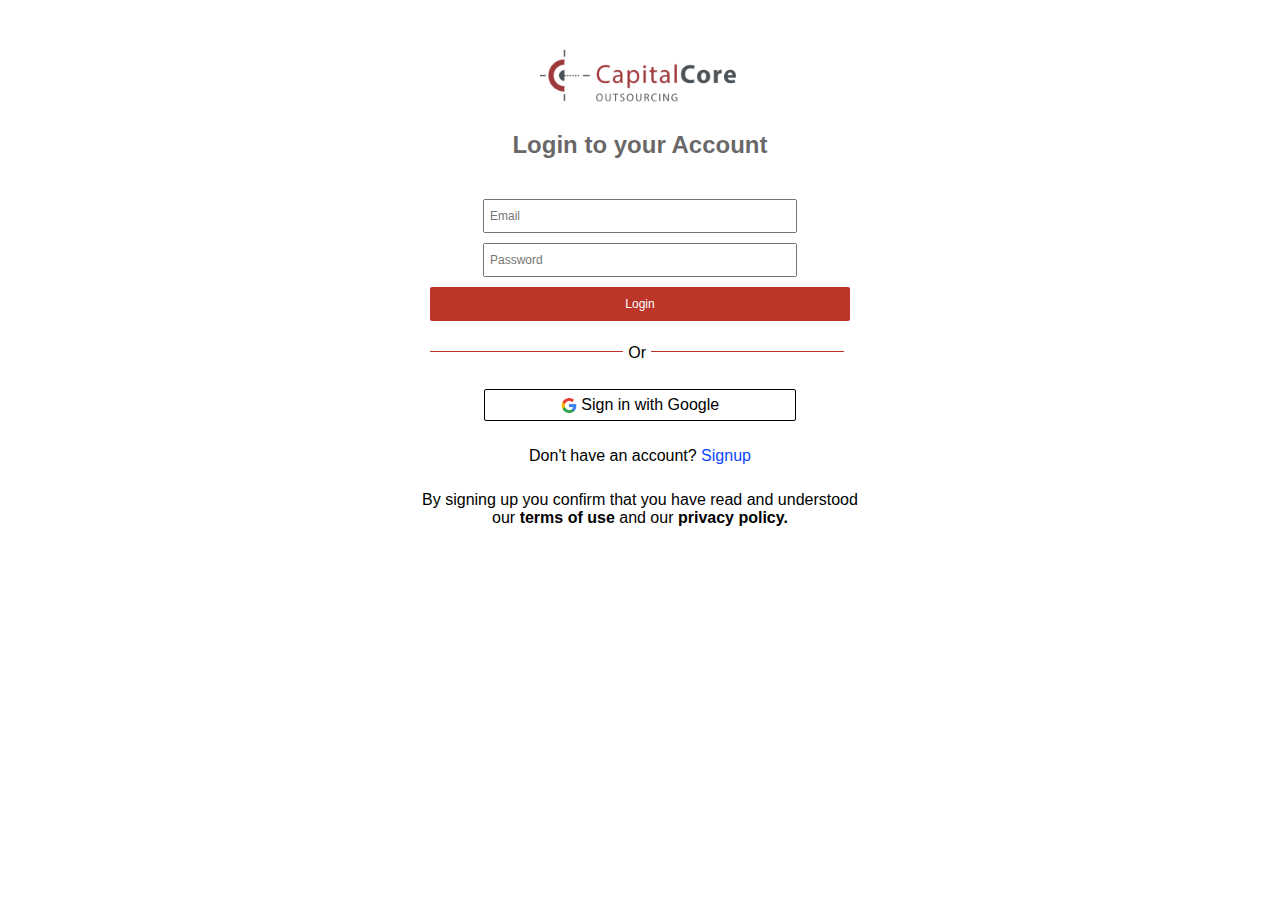
<file: pages/auth/login-page.html>
<!DOCTYPE html>
<html lang="en">
<head>
    <meta charset="UTF-8">
    <meta name="viewport" content="width=device-width, initial-scale=1.0">
    <title>Request Tracker Signup</title>
    <link rel="stylesheet" href="../../css/loginpage-style.css">
    
</head>
<body>
    <div class="container" >
        <div class="logo">
            <img src="../../assets/images/ccol-logo-small3.png" alt="" width="200px">
            <h2 class="heading">Login to your Account</h2>
        </div>
        <form action="">
            <input type="email" name="" id="" placeholder="Email" >
            <input type="password" name="" id="" placeholder="Password">
            <button type="submit"><a href="../../pages/admin_dashboard/admin-dashboard.html">Login</a></button>  
        </form>
       <div class="or-container">
            <div class="border-line"></div>
            <span class="Or-text">Or</span>
            <div class="border-line"></div>
       </div>
        <div class="social-link">
            <a href=""><img src="../../assets/images/google-icon-removebg-preview.png" alt="" width="16px"> Sign in with Google</a>
        </div>
        <p class="footer">Don't have an account? <a href="../../pages/auth/signup-page.html" class="signup-link">Signup</a></p>

        <p class="terms">By signing up you confirm that you have read and understood our <b>terms of use</b> and our <b>privacy policy.</b></p>

    </div>
</body>
</html>
</file>
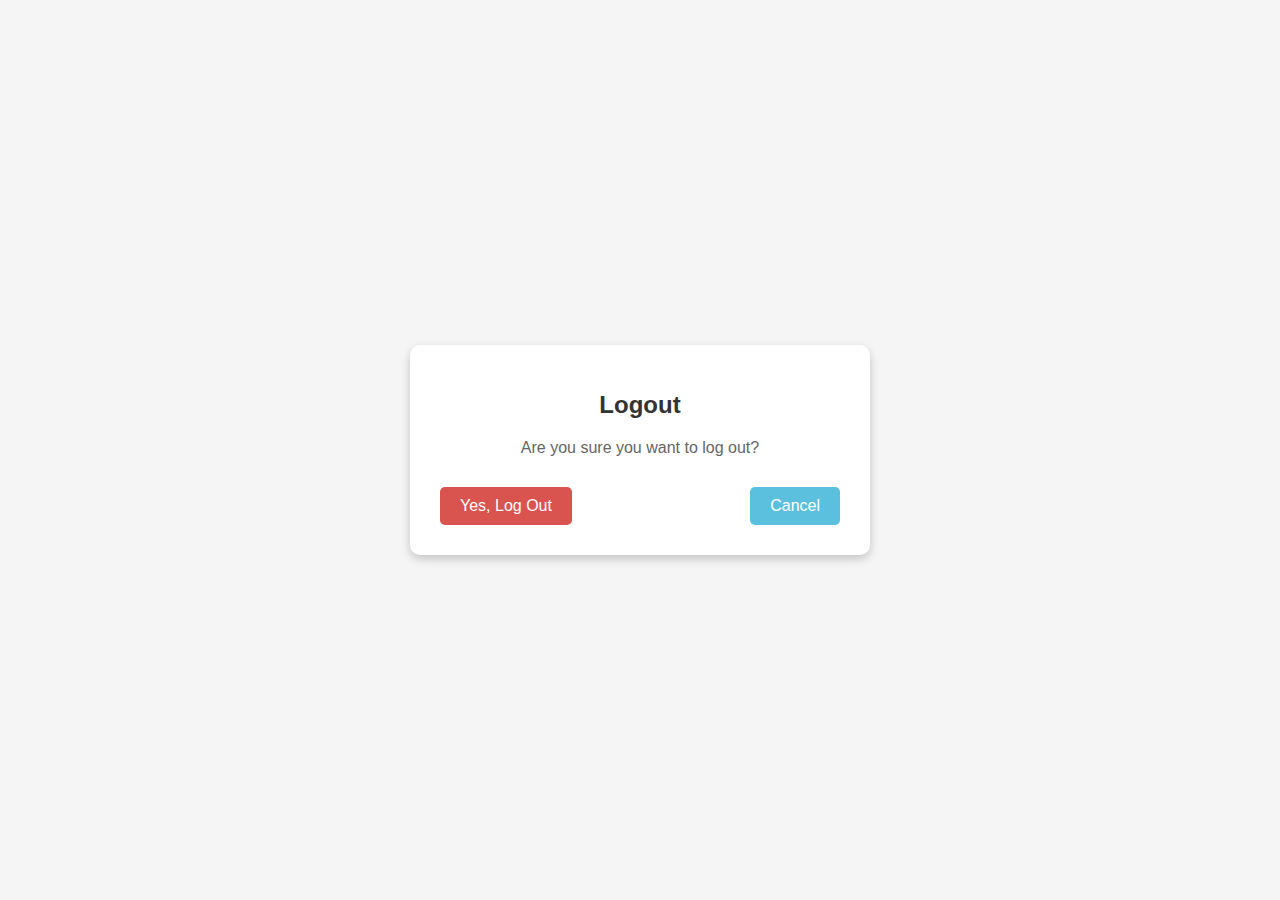
<file: pages/auth/logout.html>
<!DOCTYPE html>
<html lang="en">
<head>
    <meta charset="UTF-8">
    <meta name="viewport" content="width=device-width, initial-scale=1.0">
    <title>Logout Page</title>
    <link rel="stylesheet" href="../../css/logout.css">
</head>
<body>
    <div class="logout-page">
        <div class="logout-container">
            <h1>Logout</h1>
            <p>Are you sure you want to log out?</p>
            <div class="logout-actions">
                <a href="login-page.html" class="btn logout-btn">Yes, Log Out</a>
                <a href="javascript:void(0);" class="btn cancel-btn" id="cancelButton">Cancel</a>
            </div>
        </div>
    </div>

    <script>
        document.getElementById('cancelButton').addEventListener('click', function() {
      if (document.referrer) {
        // Go back to the previous page
        window.history.back();
      } else {
        // Redirect to a default page if no referrer
        window.location.href = '/';
      }
    });
      </script>
</body>
</html>
</file>
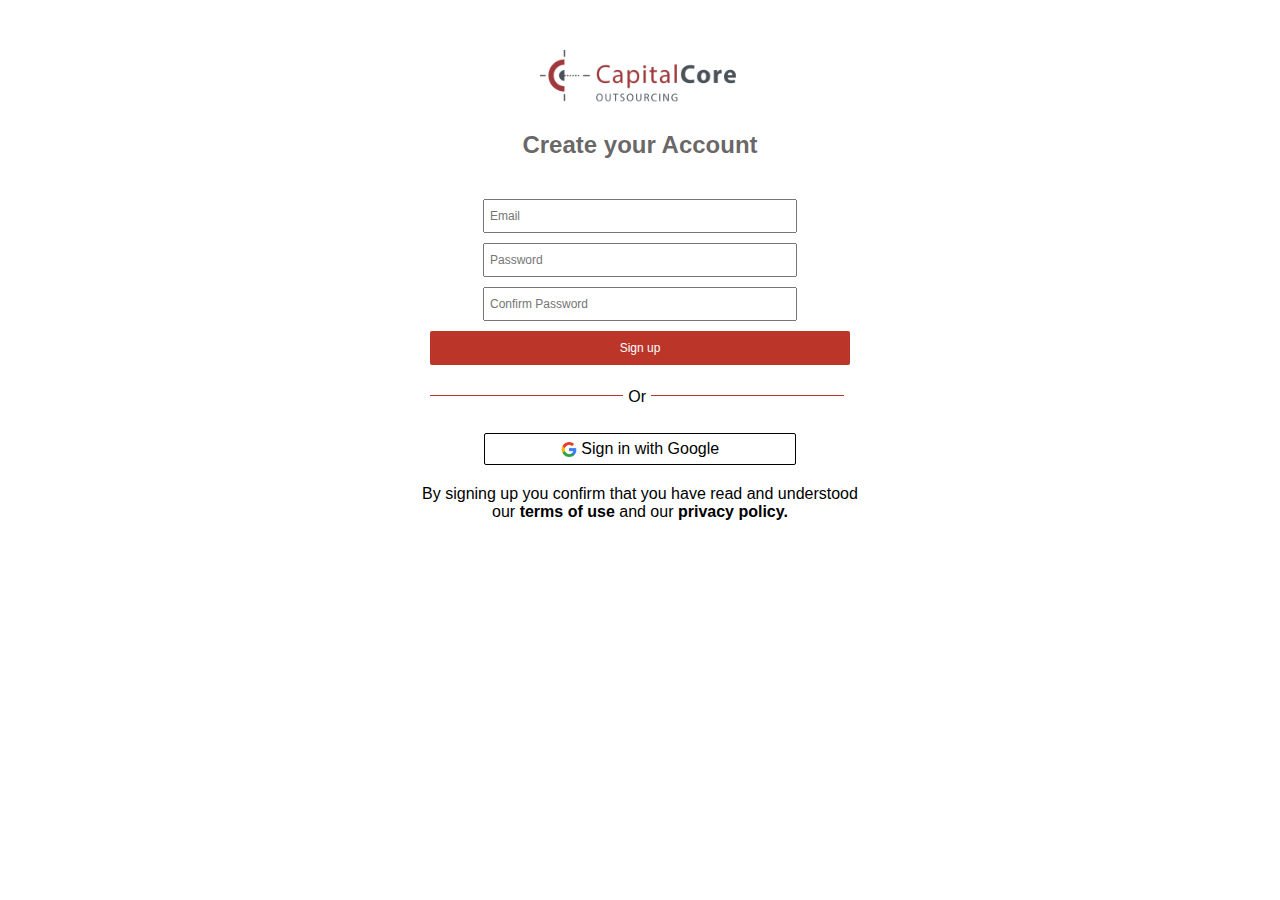
<file: pages/auth/signup-page.html>
<!DOCTYPE html>
<html lang="en">
<head>
    <meta charset="UTF-8">
    <meta name="viewport" content="width=device-width, initial-scale=1.0">
    <title>Request Tracker Signup</title>
    <link rel="stylesheet" href="../../css/signuppage-style.css">
    
</head>
<body>
    <div class="container" >
        <div class="logo">
            <img src="../../assets/images/ccol-logo-small3.png" alt="" width="200px">
            <h2 class="heading">Create your Account</h2>
        </div>
        <form action="">
            <input type="email" name="" id="" placeholder="Email" >
            <input type="password" name="" id="" placeholder="Password">
            <input type="password" name="" id="" placeholder="Confirm Password">
            <button type="submit">Sign up</button>
            
        </form>
        <div class="or-container">
            <div class="border-line"></div>
            <span class="Or-text">Or</span>
            <div class="border-line"></div>
       </div>
        <!-- <div class="rememberme">
            <div class="remember">
                <input type="checkbox" name="" id="">
                <label for="" class="text">Remember</label>
            </div>
            <a href="" class="forgot-password">Forgot Password?</a>
        </div> -->
        <div class="social-link">
            <a href=""><img src="../../assets/images/google-icon-removebg-preview.png" alt="" width="16px"> Sign in with Google</a>
        </div>

        <p class="terms">By signing up you confirm that you have read and understood our <b>terms of use</b> and our <b>privacy policy.</b></p>
        
    </div>
</body>
</html>
</file>
<file: css/admindashboard-style.css>
body{
    padding: 0;
    margin: 0;
    box-sizing: border-box;
   font-family:Arial, Helvetica, sans-serif; 
}

.header{
    height: 80px;
    display: flex;
    justify-content: space-between;
    box-shadow: 3px 2px 3px 2px rgb(224, 224, 224);
    padding: 0 30px;
    position: sticky;
}

.header .logo{
    padding-top: 20px;
}

.header .icon{
    padding-top: 20px;
}

.content-container{
    width: 100%;
    margin: auto;
    display: flex;
    /* background-color: #EEEEEE; */
}
.sidebar{
    width: 20%;
    /* margin: auto; */
    height: 130vh;
    border: 1px solid rgb(215, 213, 213);
    display: flex;
    flex-direction: column;
    /* align-items: center;
    justify-content: center; */
   gap: 20px;
   padding-top: 10px;
   color: rgb(110, 110, 110);
   /* box-shadow: 3px 2px 3px 2px rgb(224, 224, 224); */
}
.sidebar svg{
    padding-left: 30px;
    color: #BB3529;
}

.dashboard {
    text-decoration: none;
    color: rgb(110, 110, 110);
    display: flex;
    align-items: center;
    gap: 10px;
}

.divider{
    width: 100%;
    height: 1px;
    background-color: #E3E3E3;
    margin: 20px 0px;
}

.line{
    border-bottom:1px solid rgb(184, 182, 182);
    /* border: 1px solid black; */
}
.content{
    width: 80%;
    /* margin: auto; */
    height: 130vh;
    padding-top: 20px;
    /* border: 0.5px solid black; */
    background-color: #EEEEEE;
    /* color: rgb(110, 110, 110); */
    padding-left: 30px;
}

.dashboard-heading h2{
    color: #5d5c5c;
}

.request-gallery{
    display: flex;
    width: 100%;
    margin: auto;
    
}
.total-request{
    width:18% ;
    height: 85px;
    background-color: white;
    border: 1px solid rgb(215, 213, 213);
    margin-right: 10px;
    border-radius: 3px;
    box-shadow: 4px 4px 10px gray;
    padding-left: 20px;
   /* text-align: center; */
    /* box-shadow: 5px 10px 5px 5px rgb(224, 224, 224); */
   
    /* box-shadow: 4px 4px 10px 5px rgba(0, 0, 0, 0.5); */
    /* box-shadow: inset 3px 3px 6px rgba(0, 0, 0, 0.3); */
}
.total-request h2{
    /* padding-bottom: 0; */
    padding-top: 5px;
}
/* .total-request h4{
    margin: 0;
    margin-top: 0;
} */

.content2-heading{
    /* width: 100%;
    margin: auto; */
    padding-top: 50px;
    display: flex;
    justify-content: space-between;
    color: #5d5c5c;
    
}

.content2-heading .see-more{
    display: flex;
    align-items: center;
    padding-right: 50px;
    font-weight: 700;
    text-decoration: none;
    color:#000000 ;
    /* padding-top: 10px; */
    
}

.card-link{
    text-decoration: none;
    color: #000000;
}

.card-desc{
    padding-left: 20px;
    margin-right: 10px;
    width: 210px;
    height: 22vh;
    border-radius: 5px;
    background-color: white;
    
    box-shadow: 4px 4px 10px gray;
}
.card-desc h3, h5{
    margin: 5px 0;
}
.card-desc h3{
    font-size: 15px;
}

.card-desc h5{
    font-size: 12px;
}
.content2-card{
    padding-top: 0px;
    display: flex;
}

.scroll-container {
    width: 900px;
    height: 250px;
    overflow-y: scroll;
    /* border: 1px solid #ccc; */
    padding: 10px;
    margin-top: 50px;
  }

.table-container{
    width: 97%;
    /* margin-top: 50px; */
}

table {
    width: 100%;
    border-collapse: collapse;
    text-align: left;
}

thead {
    /* background-color: #BB3529; */
    color: #000000;
}

thead th {
    padding: 12px;
    font-size: 14px;
}

/* tbody tr{
    margin-bottom: 15px;
} */
tbody tr:nth-child(odd) {
    background-color: #ffffff;
}

tbody tr:nth-child(even) {
    background-color: #ffffff;
}

tbody td {
    padding: 12px;
    font-size: 12px;
}

tbody tr:hover {
    background-color: #f1f1f1;
}

.status {
    padding: 6px 10px;
    border-radius: 30px;
    border: none;
    color: white;
    font-size: 12px;
}

.status.pending {
    background-color: #BB3529;
}

.status.in-progress {
    background-color: #032287;
}

.status.completed {
    background-color: #05700F;
}

.action-btn {
    padding: 6px 10px;
    margin: 0 5px;
    border: none;
    border-radius: 4px;
    color: #fff;
    background-color: #BB3529;
    cursor: pointer;
    font-size: 12px;
    transition: background-color 0.3s;
}

.action-btn:hover {
    background-color: #a12924;
}

/* .pagination {
    display: flex;
    justify-content: end; 
    align-items: center;
    gap: 8px; 
    margin: 20px 0; 
    margin-right: 30px;
    font-family: Arial, sans-serif; 
  }
  
  .pagination a {
    text-decoration: none; 
    padding: 8px 12px; 
    font-size: 12px; 
    color: #555555; 
     border: 1px solid #ccc;  
     border-radius: 4px; 
    transition: all 0.3s ease; 
  }
  
  .pagination a:hover {
    background-color: #f0f0f0; 
    color: #333; 
    border-color: #aaa; 
  }
  
  .pagination a.active {
    background-color: #007bff; 
    color: #fff; 
    border-color: #007bff; 
  }
  
  .pagination a.prev,
  .pagination a.next {
    font-weight: bold; 
    padding: 8px 16px; 
  } */
  
  @media screen and (max-width: 768px) {
    .sidebar{
        height: 89.5vh;
    }
    .sidebar span {
        width:10% ;
        margin: auto;
        display: none; 
    }

    .sidebar a {
        justify-content:center ; 
        padding-right: 30px;
        
    }

    
.content-container{
    width: 100%;
    margin: auto;
    display: flex;
}  
    .content{
        padding-left: 10px;
        height: 89.5vh;
    }
    .request-gallery{
    display: flex;
    width: 100%;
    margin: auto;
    }
    .total-request{
        padding-left: 3px;
        width: 20%;
        height: 7vh;
        margin-right: 5px;
    }
    .total-request h2{
        font-size: 12px;
        margin-bottom: 0;
        padding-top: 0;
        
    }

    .total-request h4{
        font-size: 5px;
        
    }

    .content2-card{
        display: flex;
        /* grid-template-columns:repeat(2, 1fr) ;
        column-gap: 0;
        row-gap: 10px; */
    }
    .card-desc{
    width: 130px;
    height: 15vh;
    padding-left: 10px;
    margin-right: 10px;
    }

    .card-desc h3, h5{
        margin: 5px 0;
    }
    .card-desc h3{
        font-size: 10px;
    }
    
    .card-desc h5{
        font-size: 8px;
    }
    .hide-card{
        display: none;
    }

    .content2-heading{
        padding-top: 20px;
    }

    .content2-heading .see-more{
        padding-right: 30px;
    }

    .table-container{
        width: 97%;
        margin-top: 30px;
    }
    tr th{
        font-size: 5px;
        padding: 5px;
        /* display: flex; */
    }
    tr td{
        font-size: 5px;
        padding: 5px;
    }

    .status {
        padding: 2px 6px;
        border-radius: 30px;
        border: none;
        color: white;
        font-size: 5px;
    }
    
    .status.pending {
        background-color: #BB3529;
    }
    
    .status.in-progress {
        background-color: #032287;
    }
    
    .status.completed {
        background-color: #05700F;
    }

    .actions svg{
        height: 10px;
        width: 10px;
    }

}
</file>
<file: css/allrequest.css>
body{
    padding: 0;
    margin: 0;
    box-sizing: border-box;
   font-family:Arial, Helvetica, sans-serif; 
}

.header{
    height: 80px;
    display: flex;
    justify-content: space-between;
    box-shadow: 3px 2px 3px 2px rgb(224, 224, 224);
    padding: 0 30px;
    position: sticky;
}

.header .logo{
    padding-top: 20px;
}

.header .icon{
    padding-top: 20px;
}

.content-container{
    width: 100%;
    margin: auto;
    display: flex;
    /* background-color: #EEEEEE; */
}
.sidebar{
    width: 20%;
    margin: auto;
    height: 150vh;
    border: 1px solid rgb(215, 213, 213);
    display: flex;
    flex-direction: column;
    /* align-items: center;
    justify-content: center; */
   gap: 20px;
   padding-top: 10px;
   color: rgb(110, 110, 110);
   /* box-shadow: 3px 2px 3px 2px rgb(224, 224, 224); */
}
.sidebar svg{
    padding-left: 30px;
    color: #BB3529;
}

.dashboard {
    text-decoration: none;
    color: rgb(110, 110, 110);
    display: flex;
    align-items: center;
    gap: 10px;
}

.divider{
    width: 100%;
    height: 1px;
    background-color: #E3E3E3;
    margin: 20px 0px;
}

.content{
    width: 80%;
    margin: auto;
    height: 150vh;
    padding-top: 20px;
    /* border: 0.5px solid black; */
    background-color: #EEEEEE;
    /* color: rgb(110, 110, 110); */
    padding-left: 30px;
}

.header-container {
    display: flex;
    align-items: center;
    justify-content: space-between;
    padding: 20px;
    border-bottom: 1px solid #ddd;
    background-color: #EEEEEE;
  }
  
  .header-title {
    font-size: 24px;
    font-weight: bold;
    margin: 0;
  }
  
  .filter-and-button {
    display: flex;
    align-items: center;
    gap: 15px; /* Adjust spacing between filter and button */
  }
  
  .filter {
    display: flex;
    align-items: center;
    gap: 10px; /* Adjust spacing between label and select */
  }
  
  .filter-label {
    font-size: 14px;
    color: #333;
  }
  
  .filter-select {
    padding: 8px;
    font-size: 14px;
    border: 1px solid #ccc;
    border-radius: 4px;
  }
  
  .create-request-btn a{
    text-decoration: none;
    color: white;
  }

  .create-request-btn {
    padding: 10px 15px;
    font-size: 14px;
    color: #fff;
    background-color: #BB3529; /* Adjust button color */
    border: none;
    border-radius: 4px;
    cursor: pointer;
    transition: background-color 0.3s;
  }
  
  .create-request-btn:hover {
    background-color: #e3183a; /* Adjust hover color */
    color: #fff;
  }
  

  
.table-container{
    width: 97%;
    margin-top: 50px;
}

table {
    width: 100%;
    border-collapse: collapse;
    text-align: left;
}

thead {
    /* background-color: #BB3529; */
    color: #000000;
}

thead th {
    padding: 12px;
    font-size: 14px;
}

/* tbody tr{
    margin-bottom: 15px;
} */
tbody tr:nth-child(odd) {
    background-color: #ffffff;
}

tbody tr:nth-child(even) {
    background-color: #ffffff;
}

tbody td {
    padding: 12px;
    font-size: 12px;
}

tbody tr:hover {
    background-color: #f1f1f1;
}

.action-buttons {
    display: flex;
    gap: 10px; /* Space between buttons */
  }
  
  .btn {
    padding: 8px 12px;
    font-size: 12px;
    border: none;
    border-radius: 4px;
    cursor: pointer;
    transition: background-color 0.3s ease, color 0.3s ease;
  }
  
  /* View Button */
  .view-btn {
    background-color: #007bff;
    color: #fff;
  }
  
  .view-btn:hover {
    background-color: #0056b3;
  }

  /* Modal styles */
  .modal {
    display: none;
    position: fixed;
    top: 0;
    left: 0;
    width: 100%;
    height: 100%;
    background: rgba(0, 0, 0, 0.5);
    justify-content: center;
    align-items: center;
    z-index: 1000;
  }

  .modal-content {
    background: white;
    padding: 20px;
    border-radius: 8px;
    width: 90%;
    max-width: 600px;
    box-shadow: 0 4px 10px rgba(0, 0, 0, 0.1);
  }

  .modal-header {
    font-size: 20px;
    font-weight: bold;
    margin-bottom: 10px;
  }

  .modal-body {
    margin-bottom: 15px;
  }

  .modal-body p {
    margin: 8px 0;
  }

  .modal-footer {
    text-align: right;
  }

  .close-btn {
    padding: 10px 20px;
    background-color: #007bff;
    color: white;
    border: none;
    border-radius: 5px;
    cursor: pointer;
  }

  .close-btn:hover {
    background-color: #0056b3;
  }
  

  .modal-content1 {
    background: white;
    padding: 20px;
    border-radius: 8px;
    text-align: center;
    width: 50%;
    max-width: 400px;
    box-shadow: 0 4px 10px rgba(0, 0, 0, 0.1);
  }
  /* Approve Button */
  .approve-btn {
    background-color: #28a745;
    color: #fff;
  }
  
  .approve-btn:hover {
    background-color: #1e7e34;
  }

  /* .btn-disabled {
    background-color: #ccc;
    cursor: not-allowed;
  } */
  
  /* Reject Button */
  .reject-btn {
    background-color: #dc3545;
    color: #fff;
  }
  
  .reject-btn:hover {
    background-color: #c82333;
  }

  .review-btn{
    background-color: #ffc107;
    color: #000;
  }

  .review-btn:hover{
    background-color: #e0a800;
  }

  .pagination {
    display: flex;
    justify-content: end; /* Centers the pagination */
    align-items: center; /* Aligns items vertically */
    gap: 8px; /* Spacing between items */
    margin: 20px 0; /* Adds space around the pagination */
    margin-right: 30px;
    font-family: Arial, sans-serif; /* Clean font */
  }
  
  .pagination a {
    text-decoration: none; /* Removes underline */
    padding: 8px 12px; /* Adds padding for clickable area */
    font-size: 12px; /* Readable font size */
    color: #555555; /* Neutral text color */
     border: 1px solid #ccc;  /*Light border for buttons   */
     border-radius: 4px; /*Rounded edges */
    transition: all 0.3s ease; /* Smooth hover effects */
  }
  
  .pagination a:hover {
    background-color: #f0f0f0; /* Subtle hover background */
    color: #333; /* Darker text color on hover */
    border-color: #aaa; /* Darker border on hover */
  }
  
  .pagination a.active {
    background-color: #007bff; /* Highlighted page */
    color: #fff; /* White text for active page */
    border-color: #007bff; /* Border matches background */
  }
  
  .pagination a.prev,
  .pagination a.next {
    font-weight: bold; /* Distinguish Previous and Next */
    padding: 8px 16px; /* Slightly wider for emphasis */
  }
  

/* .status {
    padding: 6px 10px;
    border-radius: 30px;
    border: none;
    color: white;
    font-size: 12px;
}

.status.pending {
    background-color: #BB3529;
}

.status.in-progress {
    background-color: #032287;
}

.status.completed {
    background-color: #05700F;
} */

.action-btn {
    padding: 6px 10px;
    margin: 0 5px;
    border: none;
    border-radius: 4px;
    color: #fff;
    background-color: #BB3529;
    cursor: pointer;
    font-size: 12px;
    transition: background-color 0.3s;
}

.action-btn:hover {
    background-color: #a12924;
}

.center{
  position: absolute;
  top: 90%;
  left: 70%;
  transform: (-50%, -50%);
}
.popup{
  position: fixed;
  top:100vh;
  left: 0px;
  width: 100%;
  height: 100%;
}
.popup .overlay{
  position: absolute;
  left: 0px;
  top: 0px;
  width: 100%;
  height: 100%;
  background-color: rgba(0, 0, 0, 0.5);
  opacity: 0;
  transition: opacity 100ms ease-in-out;
}
.popup .popup-content{
  position: absolute;
  top: 50%;
  left: 50%;
  transform: translate(-50%, -50%) scale(1.15);
  width: 90%;
  max-width: 350px;
  background: #fff;
  padding: 25px;
  border-radius: 20px;
  box-shadow: 0px 2px 2px 5px rgba(0, 0, 0, 0.5);
  transition: all 300ms ease-in-out;
  opacity: 0;
}
.popup .popup-content h2{
  margin: 10px 0px;
  font-size: 25px;
  color: #111;
  text-align: center;
}
.popup .popup-content p{
  margin: 15px 0px;
  color: #222;
  font-size: 16px;
  text-align: center;
}
.popup .popup-content .controls button{
  padding: 10px 20px;
  border: none;
  outline: none;
  font-size: 15px;
  border-radius: 20px;
  cursor: pointer;
}
.popup .popup-content .controls .close-btn{
background: transparent;
color: #3284ed;
}

.popup.active{
  top: 0px;
  transform: top 0ms ease-in-out;
}
.popup.active .overlay{
  opacity: 1;
  transition: all 3000ms ease-in-out;
}
.popup.active .popup-content{
  transform: translate(-50%, -50%) scale(1);
  opacity: 1;
}
</file>
<file: css/completedpage.css>
body{
    padding: 0;
    margin: 0;
    box-sizing: border-box;
   font-family:Arial, Helvetica, sans-serif; 
  }
  
  .header{
    height: 80px;
    display: flex;
    justify-content: space-between;
    box-shadow: 3px 2px 3px 2px rgb(224, 224, 224);
    padding: 0 30px;
    position: sticky;
  }
  
  .header .logo{
    padding-top: 20px;
  }
  
  .header .icon{
    padding-top: 20px;
  }
  
  .content-container{
    width: 100%;
    margin: auto;
    display: flex;
    /* background-color: #EEEEEE; */
  }
  .sidebar{
    width: 20%;
    /* margin: auto; */
    height: 130vh;
    border: 1px solid rgb(215, 213, 213);
    display: flex;
    flex-direction: column;
    /* align-items: center;
    justify-content: center; */
   gap: 20px;
   padding-top: 10px;
   color: rgb(110, 110, 110);
   /* box-shadow: 3px 2px 3px 2px rgb(224, 224, 224); */
  }
  .sidebar svg{
    padding-left: 30px;
    color: #BB3529;
  }
  
  .dashboard {
    text-decoration: none;
    color: rgb(110, 110, 110);
    display: flex;
    align-items: center;
    gap: 10px;
  }
  
  .divider{
    width: 100%;
    height: 1px;
    background-color: #E3E3E3;
    margin: 20px 0px;
  }
  
  .line{
    border-bottom:1px solid rgb(184, 182, 182);
    /* border: 1px solid black; */
  }
  .content{
    width: 80%;
    /* margin: auto; */
    height: 130vh;
    padding-top: 20px;
    /* border: 0.5px solid black; */
    background-color: #EEEEEE;
    /* color: rgb(110, 110, 110); */
    padding-left: 30px;
  }
  
  .header-container {
    display: flex;
    align-items: center;
    justify-content: space-between;
    padding: 20px;
    border-bottom: 1px solid #ddd;
    background-color: #EEEEEE;
  }
  
  .header-title {
    font-size: 24px;
    font-weight: bold;
    margin: 0;
  }
  
  .filter-and-button {
    display: flex;
    align-items: center;
    gap: 15px; /* Adjust spacing between filter and button */
  }
  
  .filter {
    display: flex;
    align-items: center;
    gap: 10px; /* Adjust spacing between label and select */
  }
  
  .filter-label {
    font-size: 14px;
    color: #333;
  }
  
  .filter-select {
    padding: 8px;
    font-size: 14px;
    border: 1px solid #ccc;
    border-radius: 4px;
  }
  
  .create-request-btn a{
    text-decoration: none;
    color: white;
  }
  
  .create-request-btn {
    padding: 10px 15px;
    font-size: 14px;
    color: #fff;
    background-color: #007bff; 
    border: none;
    border-radius: 4px;
    cursor: pointer;
    transition: background-color 0.3s;
  }
  
  .create-request-btn:hover {
    background-color: #0056b3; 
    color: #333;
  }
   
  .table-container{
    width: 97%;
    margin-top: 50px;
  }
  
  table {
    width: 100%;
    border-collapse: collapse;
    text-align: left;
  }
  
  thead {
    /* background-color: #BB3529; */
    color: #000000;
  }
  
  thead th {
    padding: 12px;
    font-size: 14px;
  }
  
  /* tbody tr{
    margin-bottom: 15px;
  } */
  tbody tr:nth-child(odd) {
    background-color: #ffffff;
  }
  
  tbody tr:nth-child(even) {
    background-color: #ffffff;
  }
  
  tbody td {
    padding: 12px;
    font-size: 12px;
  }
  
  tbody tr:hover {
    background-color: #f4f4f4;
  }
  
  .action-buttons {
    display: flex;
    gap: 10px; /* Space between buttons */
  }
  
  .btn {
    padding: 8px 12px;
    font-size: 12px;
    border: none;
    border-radius: 4px;
    cursor: pointer;
    transition: background-color 0.3s ease, color 0.3s ease;
  }
  
  /* View Button */
  .view-btn {
    background-color: #007bff;
    color: #fff;
  }
  
  .view-btn:hover {
    background-color: #0056b3;
  }
  
  /* Modal styles */
  .modal {
    display: none;
    position: fixed;
    top: 0;
    left: 0;
    width: 100%;
    height: 100%;
    background: rgba(0, 0, 0, 0.5);
    justify-content: center;
    align-items: center;
    z-index: 1000;
  }
  
  .modal-content {
    background: white;
    padding: 20px;
    border-radius: 8px;
    width: 90%;
    max-width: 600px;
    box-shadow: 0 4px 10px rgba(0, 0, 0, 0.1);
  }
  
  .modal-header {
    font-size: 20px;
    font-weight: bold;
    margin-bottom: 10px;
  }
  
  .modal-body {
    margin-bottom: 15px;
  }
  
  .modal-body p {
    margin: 8px 0;
  }
  
  .modal-footer {
    text-align: right;
  }
  
  .close-btn {
    padding: 10px 20px;
    background-color: #007bff;
    color: white;
    border: none;
    border-radius: 5px;
    cursor: pointer;
  }
  
  .close-btn:hover {
    background-color: #0056b3;
  }
  
  /* Approve Button */
  .approve-btn {
    background-color: #28a745;
    color: #fff;
  }
  
  .approve-btn:hover {
    background-color: #1e7e34;
  }
  
  /* Reject Button */
  .reject-btn {
    background-color: #6C757D;
    color: #fff;
  }
  
  .reject-btn:hover {
    background-color: #5A6268;
  }
  
  .review-btn{
    background-color: #ffc107;
    color: #000;
  }
  
  .review-btn:hover{
    background-color: #e0a800;
  }
  
  .pagination {
    display: flex;
    justify-content: end; /* Centers the pagination */
    align-items: center; /* Aligns items vertically */
    gap: 8px; /* Spacing between items */
    margin: 20px 0; /* Adds space around the pagination */
    margin-right: 30px;
    font-family: Arial, sans-serif; /* Clean font */
  }
  
  .pagination a {
    text-decoration: none; /* Removes underline */
    padding: 8px 12px; /* Adds padding for clickable area */
    font-size: 12px; /* Readable font size */
    color: #555555; /* Neutral text color */
     border: 1px solid #ccc;  /*Light border for buttons   */
     border-radius: 4px; /*Rounded edges */
    transition: all 0.3s ease; /* Smooth hover effects */
  }
  
  .pagination a:hover {
    background-color: #f0f0f0; /* Subtle hover background */
    color: #333; /* Darker text color on hover */
    border-color: #aaa; /* Darker border on hover */
  }
  
  .pagination a.active {
    background-color: #007bff; /* Highlighted page */
    color: #fff; /* White text for active page */
    border-color: #007bff; /* Border matches background */
  }
  
  .pagination a.prev,
  .pagination a.next {
    font-weight: bold; /* Distinguish Previous and Next */
    padding: 8px 16px; /* Slightly wider for emphasis */
  }
</file>
<file: css/form.css>
body {
    font-family: Arial, sans-serif;
    /* background-color: #f2f2f2; */
    margin: 0;
    padding: 0;
}

.header{
    height: 80px;
    display: flex;
    justify-content: space-between;
    box-shadow: 3px 2px 3px 2px rgb(224, 224, 224);
    padding: 0 30px;
    position: sticky;
}

.header .logo{
    padding-top: 20px;
}

.header .icon{
    padding-top: 20px;
}


.content-container{
    width: 100%;
    margin: auto;
    display: flex;
    /* background-color: #EEEEEE; */
}
.sidebar{
    width: 20%;
    margin: auto;
    height: 150vh;
    border: 1px solid rgb(215, 213, 213);
    display: flex;
    flex-direction: column;
    /* align-items: center;
    justify-content: center; */
   gap: 20px;
   padding-top: 10px;
   color: rgb(110, 110, 110);
   /* box-shadow: 3px 2px 3px 2px rgb(224, 224, 224); */
}
.sidebar svg{
    padding-left: 30px;
    color: #BB3529;
}

.dashboard {
    text-decoration: none;
    color: rgb(110, 110, 110);
    display: flex;
    align-items: center;
    gap: 10px;
}

.divider{
    width: 100%;
    height: 1px;
    background-color: #E3E3E3;
    margin: 20px 0px;
}

.content{
    width: 80%;
    margin: auto;
    height: 150vh;
    padding-top: 10px;
    /* border: 0.5px solid black; */
    background-color: #EEEEEE;
    /* color: rgb(110, 110, 110); */
    padding-left: 30px;
}

.form-container {
    width: 80%;
    /* margin:  ; */
    padding: 20px;
    /* background-color: #ffffff; */
    /* border-radius: 5px; */
    /* box-shadow: 0 0 5px rgba(0, 0, 0, 0.1); */
}

h1 {
    text-align: center;
    margin-bottom: 20px;
}

#groups{
    width: 100%;
    margin: auto;
    display: flex;
}
#project-group{
    width: 50%;
}
#company-group{
    width: 50%;
}
.form-group {
    margin-bottom: 20px;
}

label {
    display: block;
    margin-bottom: 5px;
}

input[type="text"], textarea {
    width: 80%;
    padding: 10px;
    border: 1px solid #ccc;
    border-radius: 5px;
}

select {
    width: 85%;
    padding: 10px;
    border: 1px solid #ccc;
    border-radius: 5px;

}

#submit-date{
    width: 80%;
    padding: 10px;
    border: 1px solid #ccc;
    border-radius: 5px;
}

.submit-button {
    background-color: #BB3529;
    color: #fff;
    border: none;
    padding: 10px 20px;
    border-radius: 5px;
    cursor: pointer;
}
</file>
<file: css/inprogresspage.css>
body{
    padding: 0;
    margin: 0;
    box-sizing: border-box;
   font-family:Arial, Helvetica, sans-serif; 
  }
  
  .header{
    height: 80px;
    display: flex;
    justify-content: space-between;
    box-shadow: 3px 2px 3px 2px rgb(224, 224, 224);
    padding: 0 30px;
    position: sticky;
  }
  
  .header .logo{
    padding-top: 20px;
  }
  
  .header .icon{
    padding-top: 20px;
  }
  
  .content-container{
    width: 100%;
    margin: auto;
    display: flex;
    /* background-color: #EEEEEE; */
  }
  .sidebar{
    width: 20%;
    /* margin: auto; */
    height: 130vh;
    border: 1px solid rgb(215, 213, 213);
    display: flex;
    flex-direction: column;
    /* align-items: center;
    justify-content: center; */
   gap: 20px;
   padding-top: 10px;
   color: rgb(110, 110, 110);
   /* box-shadow: 3px 2px 3px 2px rgb(224, 224, 224); */
  }
  .sidebar svg{
    padding-left: 30px;
    color: #BB3529;
  }
  
  .dashboard {
    text-decoration: none;
    color: rgb(110, 110, 110);
    display: flex;
    align-items: center;
    gap: 10px;
  }
  
  .divider{
    width: 100%;
    height: 1px;
    background-color: #E3E3E3;
    margin: 20px 0px;
  }
  
  .line{
    border-bottom:1px solid rgb(184, 182, 182);
    /* border: 1px solid black; */
  }
  .content{
    width: 80%;
    /* margin: auto; */
    height: 130vh;
    padding-top: 20px;
    /* border: 0.5px solid black; */
    background-color: #EEEEEE;
    /* color: rgb(110, 110, 110); */
    padding-left: 30px;
  }
  
  .header-container {
    display: flex;
    align-items: center;
    justify-content: space-between;
    padding: 20px;
    border-bottom: 1px solid #ddd;
    background-color: #EEEEEE;
  }
  
  .header-title {
    font-size: 24px;
    font-weight: bold;
    margin: 0;
  }
  
  .filter-and-button {
    display: flex;
    align-items: center;
    gap: 15px; /* Adjust spacing between filter and button */
  }
  
  .filter {
    display: flex;
    align-items: center;
    gap: 10px; /* Adjust spacing between label and select */
  }
  
  .filter-label {
    font-size: 14px;
    color: #333;
  }
  
  .filter-select {
    padding: 8px;
    font-size: 14px;
    border: 1px solid #ccc;
    border-radius: 4px;
  }
  
  .create-request-btn a{
    text-decoration: none;
    color: white;
  }
  
  .create-request-btn {
    padding: 10px 15px;
    font-size: 14px;
    color: #fff;
    background-color: #007bff; 
    border: none;
    border-radius: 4px;
    cursor: pointer;
    transition: background-color 0.3s;
  }
  
  .create-request-btn:hover {
    background-color: #0056b3; 
    color: #333;
  }
   
  .table-container{
    width: 97%;
    margin-top: 50px;
  }
  
  table {
    width: 100%;
    border-collapse: collapse;
    text-align: left;
  }
  
  thead {
    /* background-color: #BB3529; */
    color: #000000;
  }
  
  thead th {
    padding: 12px;
    font-size: 14px;
  }
  
  /* tbody tr{
    margin-bottom: 15px;
  } */
  tbody tr:nth-child(odd) {
    background-color: #ffffff;
  }
  
  tbody tr:nth-child(even) {
    background-color: #ffffff;
  }
  
  tbody td {
    padding: 12px;
    font-size: 12px;
  }
  
  tbody tr:hover {
    background-color: #f4f4f4;
  }
  
  .action-buttons {
    display: flex;
    gap: 10px; /* Space between buttons */
  }
  
  .btn {
    padding: 8px 12px;
    font-size: 12px;
    border: none;
    border-radius: 4px;
    cursor: pointer;
    transition: background-color 0.3s ease, color 0.3s ease;
  }
  
  /* View Button */
  .view-btn {
    background-color: #007bff;
    color: #fff;
  }
  
  .view-btn:hover {
    background-color: #0056b3;
  }
  
  /* Modal styles */
  .modal {
    display: none;
    position: fixed;
    top: 0;
    left: 0;
    width: 100%;
    height: 100%;
    background: rgba(0, 0, 0, 0.5);
    justify-content: center;
    align-items: center;
    z-index: 1000;
  }
  
  .modal-content {
    background: white;
    padding: 20px;
    border-radius: 8px;
    width: 90%;
    max-width: 600px;
    box-shadow: 0 4px 10px rgba(0, 0, 0, 0.1);
  }
  
  .modal-header {
    font-size: 20px;
    font-weight: bold;
    margin-bottom: 10px;
  }
  
  .modal-body {
    margin-bottom: 15px;
  }
  
  .modal-body p {
    margin: 8px 0;
  }
  
  .modal-footer {
    text-align: right;
  }
  
  .close-btn {
    padding: 10px 20px;
    background-color: #007bff;
    color: white;
    border: none;
    border-radius: 5px;
    cursor: pointer;
  }
  
  .close-btn:hover {
    background-color: #0056b3;
  }
  
  /* Approve Button */
  .approve-btn {
    background-color: #dc3545;
    color: #fff;
  }
  
  .approve-btn:hover {
    background-color: #c82333;
  }
  
  /* Reject Button */
  .reject-btn {
    background-color: #28a745;
    color: #fff;
  }
  
  .reject-btn:hover {
    background-color: #1e7e34;
  }
  
  .review-btn{
    background-color: #ffc107;
    color: #000;
  }
  
  .review-btn:hover{
    background-color: #e0a800;
  }
  
  .pagination {
    display: flex;
    justify-content: end; /* Centers the pagination */
    align-items: center; /* Aligns items vertically */
    gap: 8px; /* Spacing between items */
    margin: 20px 0; /* Adds space around the pagination */
    margin-right: 30px;
    font-family: Arial, sans-serif; /* Clean font */
  }
  
  .pagination a {
    text-decoration: none; /* Removes underline */
    padding: 8px 12px; /* Adds padding for clickable area */
    font-size: 12px; /* Readable font size */
    color: #555555; /* Neutral text color */
     border: 1px solid #ccc;  /*Light border for buttons   */
     border-radius: 4px; /*Rounded edges */
    transition: all 0.3s ease; /* Smooth hover effects */
  }
  
  .pagination a:hover {
    background-color: #f0f0f0; /* Subtle hover background */
    color: #333; /* Darker text color on hover */
    border-color: #aaa; /* Darker border on hover */
  }
  
  .pagination a.active {
    background-color: #007bff; /* Highlighted page */
    color: #fff; /* White text for active page */
    border-color: #007bff; /* Border matches background */
  }
  
  .pagination a.prev,
  .pagination a.next {
    font-weight: bold; /* Distinguish Previous and Next */
    padding: 8px 16px; /* Slightly wider for emphasis */
  }
</file>
<file: css/pendingpage.css>
body{
  padding: 0;
  margin: 0;
  box-sizing: border-box;
 font-family:Arial, Helvetica, sans-serif; 
}

.header{
  height: 80px;
  display: flex;
  justify-content: space-between;
  box-shadow: 3px 2px 3px 2px rgb(224, 224, 224);
  padding: 0 30px;
  position: sticky;
}

.header .logo{
  padding-top: 20px;
}

.header .icon{
  padding-top: 20px;
}

.content-container{
  width: 100%;
  margin: auto;
  display: flex;
  /* background-color: #EEEEEE; */
}
.sidebar{
  width: 20%;
  /* margin: auto; */
  height: 130vh;
  border: 1px solid rgb(215, 213, 213);
  display: flex;
  flex-direction: column;
  /* align-items: center;
  justify-content: center; */
 gap: 20px;
 padding-top: 10px;
 color: rgb(110, 110, 110);
 /* box-shadow: 3px 2px 3px 2px rgb(224, 224, 224); */
}
.sidebar svg{
  padding-left: 30px;
  color: #BB3529;
}

.dashboard {
  text-decoration: none;
  color: rgb(110, 110, 110);
  display: flex;
  align-items: center;
  gap: 10px;
}

.divider{
  width: 100%;
  height: 1px;
  background-color: #E3E3E3;
  margin: 20px 0px;
}

.line{
  border-bottom:1px solid rgb(184, 182, 182);
  /* border: 1px solid black; */
}
.content{
  width: 80%;
  /* margin: auto; */
  height: 130vh;
  padding-top: 20px;
  /* border: 0.5px solid black; */
  background-color: #EEEEEE;
  /* color: rgb(110, 110, 110); */
  padding-left: 30px;
}

.header-container {
  display: flex;
  align-items: center;
  justify-content: space-between;
  padding: 20px;
  border-bottom: 1px solid #ddd;
  background-color: #EEEEEE;
}

.header-title {
  font-size: 24px;
  font-weight: bold;
  margin: 0;
}

.filter-and-button {
  display: flex;
  align-items: center;
  gap: 15px; /* Adjust spacing between filter and button */
}

.filter {
  display: flex;
  align-items: center;
  gap: 10px; /* Adjust spacing between label and select */
}

.filter-label {
  font-size: 14px;
  color: #333;
}

.filter-select {
  padding: 8px;
  font-size: 14px;
  border: 1px solid #ccc;
  border-radius: 4px;
}

.create-request-btn a{
  text-decoration: none;
  color: white;
}

.create-request-btn {
  padding: 10px 15px;
  font-size: 14px;
  color: #fff;
  background-color: #007bff; 
  border: none;
  border-radius: 4px;
  cursor: pointer;
  transition: background-color 0.3s;
}

.create-request-btn:hover {
  background-color: #0056b3; 
  color: #333;
}
 
.table-container{
  width: 97%;
  margin-top: 50px;
}

table {
  width: 100%;
  border-collapse: collapse;
  text-align: left;
}

thead {
  /* background-color: #BB3529; */
  color: #000000;
}

thead th {
  padding: 12px;
  font-size: 14px;
}

/* tbody tr{
  margin-bottom: 15px;
} */
tbody tr:nth-child(odd) {
  background-color: #ffffff;
}

tbody tr:nth-child(even) {
  background-color: #ffffff;
}

tbody td {
  padding: 12px;
  font-size: 12px;
}

tbody tr:hover {
  background-color: #f4f4f4;
}

.action-buttons {
  display: flex;
  gap: 10px; /* Space between buttons */
}

.btn {
  padding: 8px 12px;
  font-size: 12px;
  border: none;
  border-radius: 4px;
  cursor: pointer;
  transition: background-color 0.3s ease, color 0.3s ease;
}

/* View Button */
.view-btn {
  background-color: #007bff;
  color: #fff;
}

.view-btn:hover {
  background-color: #0056b3;
}

/* Modal styles */
.modal {
  display: none;
  position: fixed;
  top: 0;
  left: 0;
  width: 100%;
  height: 100%;
  background: rgba(0, 0, 0, 0.5);
  justify-content: center;
  align-items: center;
  z-index: 1000;
}

.modal-content {
  background: white;
  padding: 20px;
  border-radius: 8px;
  width: 90%;
  max-width: 600px;
  box-shadow: 0 4px 10px rgba(0, 0, 0, 0.1);
}

.modal-header {
  font-size: 20px;
  font-weight: bold;
  margin-bottom: 10px;
}

.modal-body {
  margin-bottom: 15px;
}

.modal-body p {
  margin: 8px 0;
}

.modal-footer {
  text-align: right;
}

.close-btn {
  padding: 10px 20px;
  background-color: #007bff;
  color: white;
  border: none;
  border-radius: 5px;
  cursor: pointer;
}

.close-btn:hover {
  background-color: #0056b3;
}

/* Approve Button */
.approve-btn {
  background-color: #28a745;
  color: #fff;
}

.approve-btn:hover {
  background-color: #1e7e34;
}

/* Reject Button */
.reject-btn {
  background-color: #dc3545;
  color: #fff;
}

.reject-btn:hover {
  background-color: #c82333;
}

.review-btn{
  background-color: #ffc107;
  color: #000;
}

.review-btn:hover{
  background-color: #e0a800;
}

.pagination {
  display: flex;
  justify-content: end; /* Centers the pagination */
  align-items: center; /* Aligns items vertically */
  gap: 8px; /* Spacing between items */
  margin: 20px 0; /* Adds space around the pagination */
  margin-right: 30px;
  font-family: Arial, sans-serif; /* Clean font */
}

.pagination a {
  text-decoration: none; /* Removes underline */
  padding: 8px 12px; /* Adds padding for clickable area */
  font-size: 12px; /* Readable font size */
  color: #555555; /* Neutral text color */
   border: 1px solid #ccc;  /*Light border for buttons   */
   border-radius: 4px; /*Rounded edges */
  transition: all 0.3s ease; /* Smooth hover effects */
}

.pagination a:hover {
  background-color: #f0f0f0; /* Subtle hover background */
  color: #333; /* Darker text color on hover */
  border-color: #aaa; /* Darker border on hover */
}

.pagination a.active {
  background-color: #007bff; /* Highlighted page */
  color: #fff; /* White text for active page */
  border-color: #007bff; /* Border matches background */
}

.pagination a.prev,
.pagination a.next {
  font-weight: bold; /* Distinguish Previous and Next */
  padding: 8px 16px; /* Slightly wider for emphasis */
}
</file>
<file: css/loginpage-style.css>
body{
    padding: 0;
    margin: 0;
    box-sizing: border-box;
    
}
.container{
   width: 80%;
   margin: auto;
   display: grid;
   justify-content: center;
   align-items: center;
   padding-top: 50px;
   font-family: Arial, Helvetica, sans-serif
   /* grid-template-rows: 100px; */
   /* place-items: center; */
}
.logo{
    text-align: center;
}
.heading{
    color: #252222b1;
}
form{
    display: grid;
    padding-top: 20px;
}
form input{
    width: 300px;
    margin: auto;
    padding: 5px;
    margin-bottom: 10px;
    font-size: 12px;
    height: 20px;
}
button[type=submit]{
    width: 57%;
    margin: auto;
    padding: 10px;
    font-size: 12px;
    background-color: #BB3529;
    color: #fff;
    border: none;
    border-radius: 2px;
}
button[type=submit] a{
    text-decoration: none;
    color: #fff;
}

.or-container{
    width: 57%;
    margin: auto;
    display: flex;
    text-align: center;
    padding-top: 30px;
    padding-bottom: 10px;
}
.border-line{
    width: 46%;
    /* padding-top: 20px; */
    border-top: 1px solid #BB3529;
}
.Or-text{
    padding: 0 5px;
    position: relative;
    bottom: 7px;
}
  .social-link{
    width: 300px;
    margin: auto;
    height: 20px;
    padding: 5px;
    margin-top: 10px;
    border: 0.5px solid black;
    border-radius: 2px;
    text-align: center;
    
}
.social-link a{
    text-decoration: none;
    color: #000;
   
}
.social-link img{
    position: relative;
    top: 3px;
}
.footer{
    text-align: center;
    padding-top: 10px;
    padding-bottom: 10px;
}
.signup-link{
    text-decoration: none;
    color: #0D45FF;
}
.terms{
    width: 60%;
    margin: auto;
    text-align: center;
}

/* @media screen[max-width:600px] {
    
} */
</file>
<file: css/logout.css>
/* General Styling */
body {
    margin: 0;
    padding: 0;
    font-family: Arial, sans-serif;
    background-color: #f5f5f5;
    display: flex;
    justify-content: center;
    align-items: center;
    height: 100vh;
}

.logout-page {
    display: flex;
    justify-content: center;
    align-items: center;
    width: 100%;
    height: 100%;
}

.logout-container {
    text-align: center;
    background: #ffffff;
    padding: 30px;
    border-radius: 10px;
    box-shadow: 0px 4px 10px rgba(0, 0, 0, 0.2);
    max-width: 400px;
    width: 100%;
}

.logout-container h1 {
    font-size: 24px;
    color: #333;
    margin-bottom: 20px;
}

.logout-container p {
    font-size: 16px;
    color: #666;
    margin-bottom: 30px;
}

/* Buttons */
.logout-actions {
    display: flex;
    justify-content: space-between;
    gap: 20px;
}

.btn {
    text-decoration: none;
    font-size: 16px;
    padding: 10px 20px;
    border-radius: 5px;
    display: inline-block;
    text-align: center;
}

.logout-btn {
    background-color: #d9534f;
    color: #ffffff;
    border: none;
    transition: background-color 0.3s ease;
}

.logout-btn:hover {
    background-color: #c9302c;
}

.cancel-btn {
    background-color: #5bc0de;
    color: #ffffff;
    border: none;
    transition: background-color 0.3s ease;
}

.cancel-btn:hover {
    background-color: #31b0d5;
}
</file>
<file: css/signuppage-style.css>
body{
    padding: 0;
    margin: 0;
    box-sizing: border-box;
    
}
.container{
   width: 80%;
   margin: auto;
   display: grid;
   justify-content: center;
   align-items: center;
   padding-top: 50px;
   font-family: Arial, Helvetica, sans-serif
   /* grid-template-rows: 100px; */
   /* place-items: center; */
}
.logo{
    text-align: center;
}
.heading{
    color: #252222b1;
}
form{
    display: grid;
    padding-top: 20px;
}
form input{
    width: 300px;
    margin: auto;
    padding: 5px;
    margin-bottom: 10px;
    font-size: 12px;
    height: 20px;
}
button[type=submit]{
    width: 57%;
    margin: auto;
    padding: 10px;
    font-size: 12px;
    background-color: #BB3529;
    color: #fff;
    border: none;
    border-radius: 2px;
}
.or-container{
    width: 57%;
    margin: auto;
    display: flex;
    text-align: center;
    padding-top: 30px;
    padding-bottom: 10px;
}
.border-line{
    width: 46%;
    /* padding-top: 20px; */
    border-top: 1px solid #BB3529;
}
.Or-text{
    padding: 0 5px;
    position: relative;
    bottom: 7px;
}
/* .rememberme{
    display: flex;
    justify-content: space-between;
    padding-top: 5px;
}
.text{
    position: relative;
    bottom: 2px;
}
.forgot-password{
    text-decoration: none;
    color: #0D45FF;
} */
  .social-link{
    width: 300px;
    margin: auto;
    height: 20px;
    padding: 5px;
    margin-top: 10px;
    border: 0.5px solid black;
    border-radius: 2px;
    text-align: center;
    
}
.social-link a{
    text-decoration: none;
    color: #000;
   
}
.social-link img{
    position: relative;
    top: 3px;
}

.terms{
    width: 60%;
    margin: auto;
    text-align: center;
    padding-top: 20px;
}

/* @media screen[max-width:600px] {
    
} */
</file>
